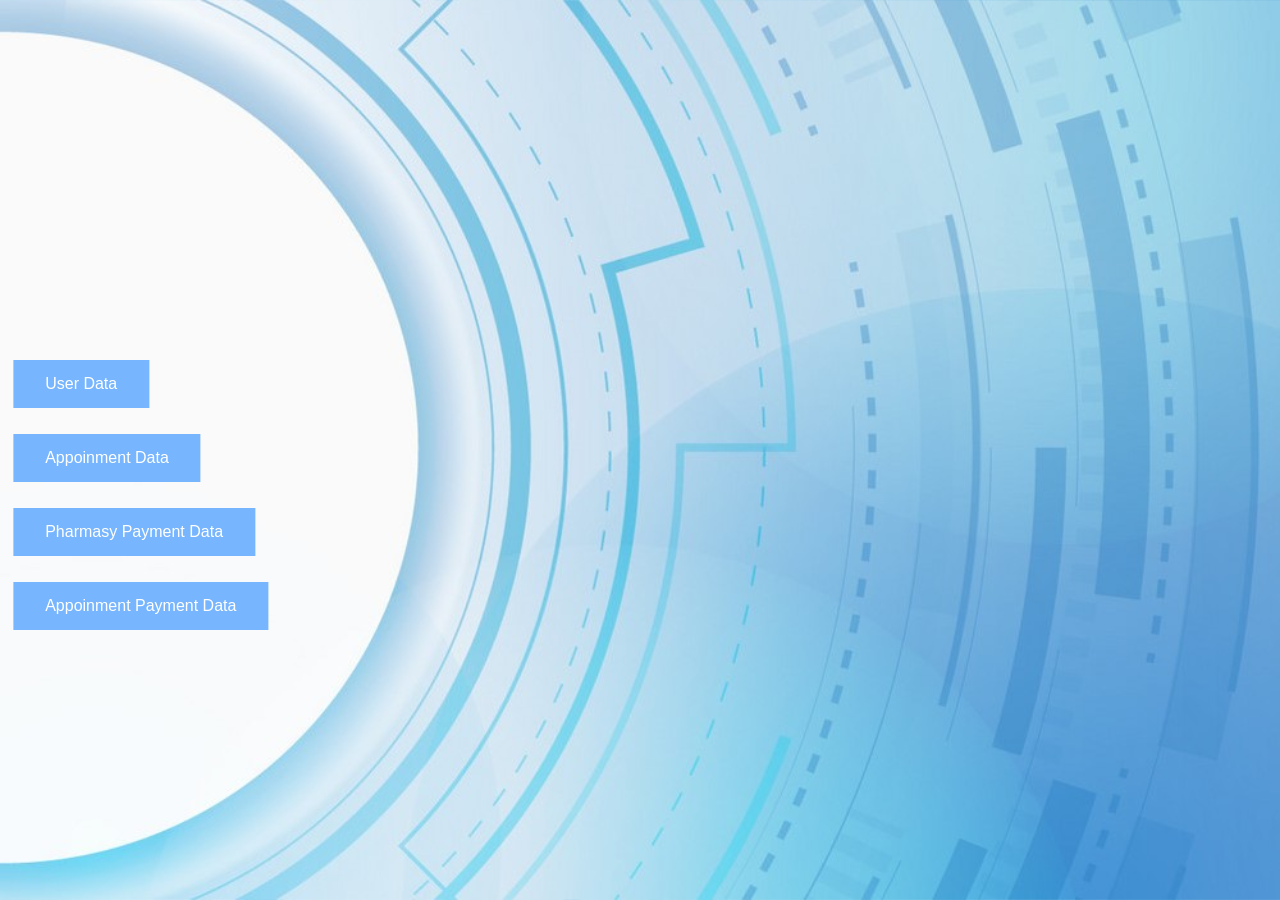
<file: admin.html>
<!DOCTYPE html>
<html>
<head>
<style>

.center {
  margin: 0;
  position: absolute;
  top: 55%;
  left: 11%;
  -ms-transform: translate(-50%, -50%);
  transform: translate(-50%, -50%);
}
.button {
  background-color: #77B5FE;
  border: none;
  color: white;
  padding: 15px 32px;
  text-align: center;
  text-decoration: none;
  display: inline-block;
  font-size: 16px;
  margin: 4px 2px;
  cursor: pointer;
}
body {
    font-family: 'Inter', sans-serif;
    color: var(--gray-900);
    background-color: var(--gray-50);
    
        background: #f9f9f9;
        font-family: "Roboto", sans-serif;
        margin: 0;
        height: 100%;
        background :  url("images/ad2.jpg");
        background-size:cover;
        height: 100%;
        
    
}
</style>
</head>
<body>





  <div class="center">
    <a href="data.php" class="button">User Data </a><br><br>
    <a href="appdata.php" class="button">Appoinment Data </a><br><br>
    <a href="orderdata.php" class="button">Pharmasy Payment Data</a><br><br>
    <a href="paydata.php" class="button">Appoinment Payment Data </a>


    
  </div>

</body>
</html>
</file>
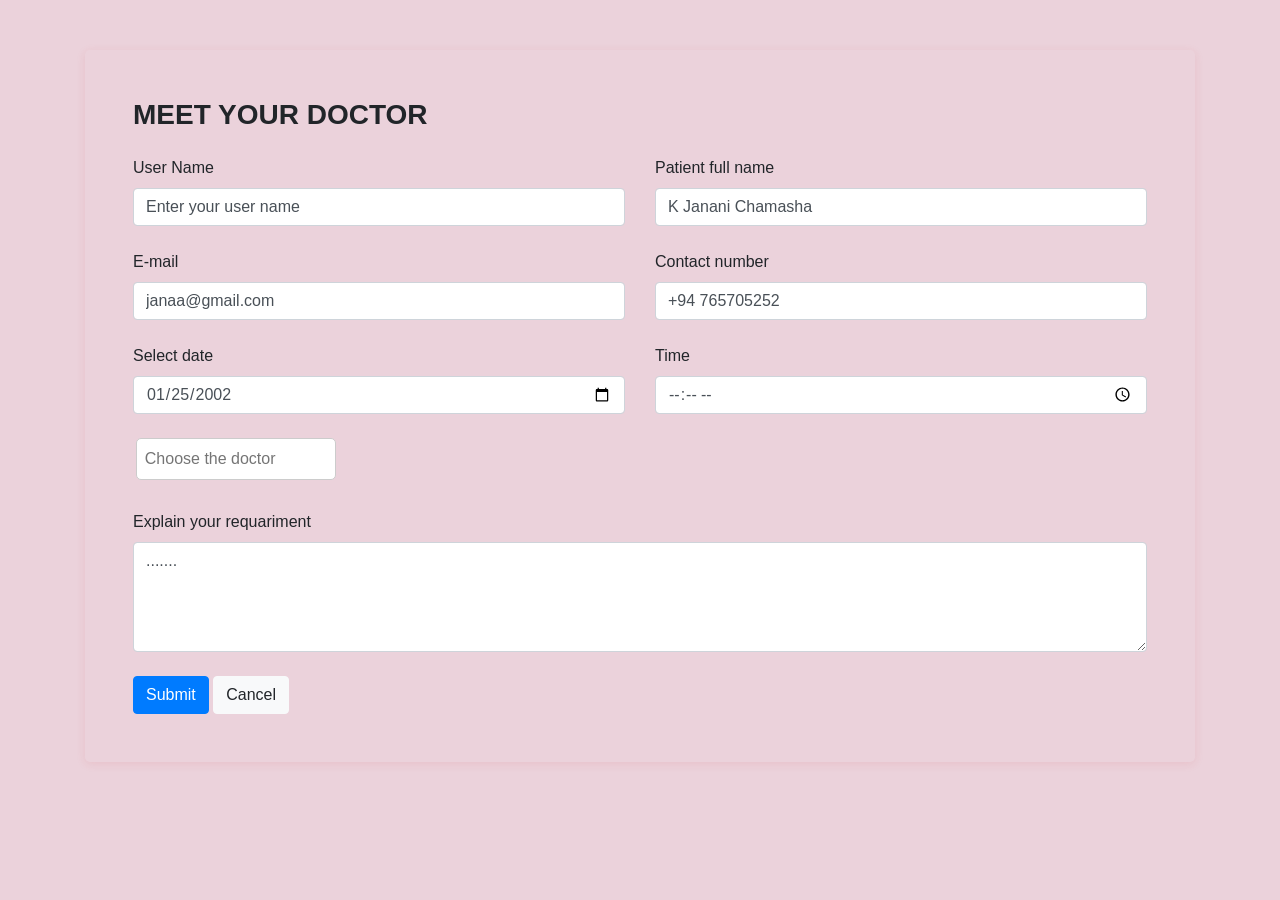
<file: profile.html>
<!DOCTYPE html>
<html lang="en">
<head>
	<meta charset="UTF-8">
	<title>Appointment</title>
	<meta content="width=device-width, initial-scale=1, maximum-scale=1, user-scalable=no" name="viewport">
	<link rel="stylesheet" type="text/css" href="https://stackpath.bootstrapcdn.com/bootstrap/4.3.1/css/bootstrap.min.css">
	<link rel="stylesheet" href="https://stackpath.bootstrapcdn.com/font-awesome/4.7.0/css/font-awesome.min.css">
	<link rel="stylesheet" type="text/css" href="css/pro.css">
</head>
  <body>




<div class="bgpic">

		<div class="container">
			
			<div class=" bt  shadow rounded-lg d-block d-sm-flex">
				<div class="tab-content p-4 p-md-5" id="v-pills-tabContent">
					<div class="tab-pane fade show active" id="account" role="tabpanel" aria-labelledby="account-tab">
						<h3 class="mb-4"><b>MEET YOUR DOCTOR</b></h3>
						<div class="row">
							<div class="col-md-6">
								<div class="form-group">
								  	<label>User Name</label>
								  	<input type="text" class="form-control" value="Enter your user name">
								</div>
							</div>
							<div class="col-md-6">
								<div class="form-group">
								  	<label>Patient full name</label>
								  	<input type="text" class="form-control" value="K Janani Chamasha">
								</div>
							</div>
							<div class="col-md-6">
								<div class="form-group">
								  	<label>E-mail</label>
								  	<input type="email" class="form-control" value="janaa@gmail.com">
								</div>
							</div>
							<div class="col-md-6">
								<div class="form-group">
								  	<label>Contact number</label>
								  	<input type="text" class="form-control" value="+94 765705252">
								</div>
							</div>
							<div class="col-md-6">
								<div class="form-group">
								  	<label>Select date</label>
								  	<input type="date" class="form-control" value="2002-01-25">
								</div>
							</div>

							<div class="col-md-6">
								<div class="form-group">
								  	<label>Time</label>
								  	<input type="time" class="form-control">
								</div>
							</div>
							
							<html>
  
    

						
                           
							<div class="search-dropdown">
								&nbsp;&nbsp;&nbsp;&nbsp;<input type="text" id="searchInput" class="search-input" placeholder="Choose the doctor">
								<div class="dropdown-content" id="dropdownContent">
									
									<a href="#">DR.RIFETH HUSSAIN RASHEED</a>
									<a href="#">DR.Janani Chamasha</a>
									<a href="#">DR.Nadeeja Gamlath</a>
									<a href="#">DR.Sudath Inamaluwa</a>
									<a href="#">DR.Siththari Dissanayake</a>
									<a href="#">DR.Rohan Kaluvithana</a>
									<a href="#">DR.Wajantha Herath</a>
									<a href="#">DR.Udayanga Silva</a>
									<a href="#">DR.Samanmali Senevirathne</a>
									<a href="#">DR.Kirthi Gunasekara</a>
									<a href="#">DR.Anjali Vijerathne</a>
									<a href="#">DR.Chanaka Gunasingha</a>
									<a href="#">DR.Anoma Withanage</a>
									<a href="#">DR.Upeksha Hathurusinghe</a>
									<a href="#">DR.Natasha bandara</a>
									<a href="#">DR.Udaya Warnakula</a>
									<a href="#">DR.Ohan Gomis</a>
									<a href="#">DR.Gamini Jayavira</a>
									<a href="#">DR.Nihal Aththanayaka</a>
									<a href="#">DR.Jagath Karunarathne</a>
									<a href="#">DR.Kalumini Weheragoda</a>
									<a href="#">DR.Sajini Rajapaksha</a>
									<a href="#">DR.Nishantha Jayawardhana</a>
								</div>
							</div>
							
							<script>
								const searchInput = document.getElementById('searchInput');
								const dropdownContent = document.getElementById('dropdownContent');
								const options = dropdownContent.getElementsByTagName('a');
							
								searchInput.addEventListener('input', function () {
									const searchTerm = searchInput.value.toLowerCase();
							
									for (let i = 0; i < options.length; i++) {
										const optionText = options[i].textContent.toLowerCase();
							
										if (optionText.includes(searchTerm)) {
											options[i].style.display = 'block';
										} else {
											options[i].style.display = 'none';
										}
									}
							
									dropdownContent.style.display = searchTerm.length > 0 ? 'block' : 'none';
								});
							
								document.addEventListener('click', function (event) {
									if (!event.target.matches('.search-input')) {
										dropdownContent.style.display = 'none';
									}
								});
							</script>

							
					  

						  <br><br><br>
							
							<div class="col-md-12">
								<div class="form-group">
								  	<label>Explain your requariment</label>
									<textarea class="form-control" rows="4">.......</textarea>
								</div>
							</div>
						</div>
						<div>
							<button class="btn btn-primary" id="Submit">Submit</button>
							<button class="btn btn-light">Cancel</button>
						</div>
					</div>

					</div>
				</div>
			</div>
		</div>

	</div>
	</section>
	<script>
		function myFunction() {
		  document.getElementById("myDropdown").classList.toggle("show");
		}
		
		function filterFunction() {
		  var input, filter, ul, li, a, i;
		  input = document.getElementById("myInput");
		  filter = input.value.toUpperCase();
		  div = document.getElementById("myDropdown");
		  a = div.getElementsByTagName("a");
		  for (i = 0; i < a.length; i++) {
			txtValue = a[i].textContent || a[i].innerText;
			if (txtValue.toUpperCase().indexOf(filter) > -1) {
			  a[i].style.display = "";
			} else {
			  a[i].style.display = "none";
			}
		  }
		}
		</script>



	<script src="https://code.jquery.com/jquery-3.2.1.slim.min.js"></script>
	<script src="https://cdnjs.cloudflare.com/ajax/libs/popper.js/1.12.9/umd/popper.min.js"></script>
	<script src="https://maxcdn.bootstrapcdn.com/bootstrap/4.0.0/js/bootstrap.min.js"></script>
	<script src="https://ajax.googleapis.com/ajax/libs/jquery/1.11.2/jquery.min.js"></script>

</body>
</html>
</file>
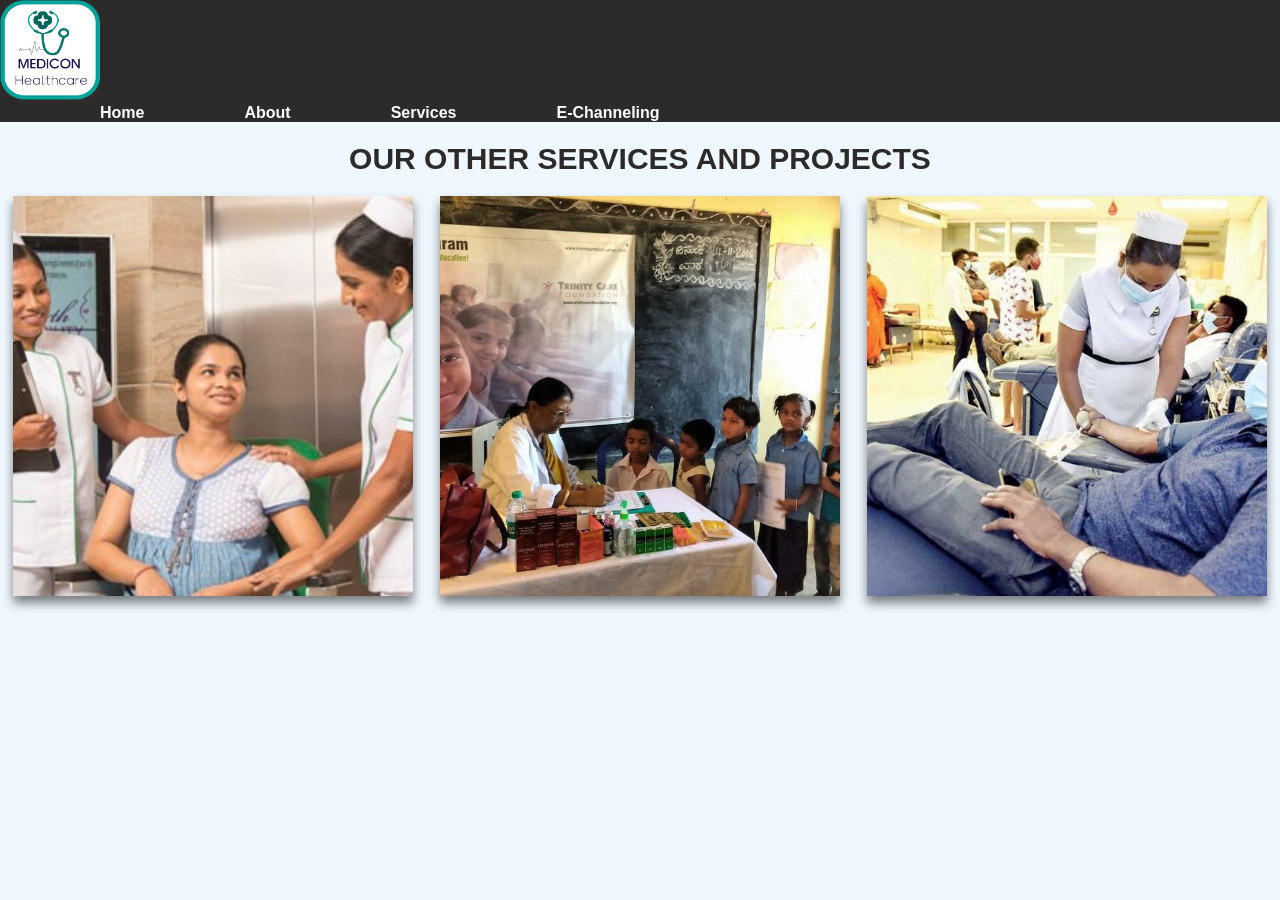
<file: services.html>
<!DOCTYPE html>
<html lang="en">
<head>
    <meta charset="UTF-8">
    <meta name="viewport" content="width=device-width, initial-scale=1.0">
    <title>Services</title>
    <link rel="stylesheet" href="css/sevice.css">
</head>
<body>

<div class="nav">

<img src="images/logof.jpg.png">
<ul>
    <li><a href="index.html">Home</a></li>
    <li><a href="about.html">About</a></li>
    <li><a href="services.html">Services</a></li>
    <li><a href="channalling.html">E-Channeling</a></li>
  </ul>

</div>


<div class="DocTi">
    <P id="#">OUR OTHER SERVICES AND PROJECTS</P>
   </div>
</div>
   <div class="Wrapper">
    <div class="card">
        <img src="images/artical2.jpg">
        <div class="info">
            <h1>BABY CARE CENTRE</h1>
            <p>When you are expecting, you want to give your child the world. For you and your expectant family, our Obstetrics & Gynecology clinic delivers the greatest tailored prenatal and birthing experience. We offer complete treatment with a team of obstetricians, medical officers, and compassionate nurses who provide the comfort and security needed for the parenting journey from conception through pregnancy, delivery, and post-natal time.• Free Parent Crafting Programs for expectant parents.
                </p>
            <a href="#" class="btn">Pre Order</a>
        </div>
    </div>
 
    <div class="card">
        <img src="images/artical3.jpg">
        <div class="info">
            <h1>Medical services</h1>
            <p>Create a school health policy and strategic plans for adolescent health.
                provide the Ministry of Health and Ministry of Education with technical advice on school and adolescent health.
                By creating guidelines, standards, protocols, and other tools, you can contribute technical skills to raising the caliber of activities relating to adolescent and school health.
                </p>
            <a href="#" class="btn">Book</a>
        </div>
    </div>
 
    <div class="card">
        <img src="images/artical4.jpg">
        <div class="info">
            <h1>Blood donate Services</h1>
            <p>Age above 18 years and below 60 years.
                If previously donated, at least 4 months should be elapsed since the date of previous donation.
                Hemoglobin level should be more than 12g/dL. (this blood test is done prior to each blood donation)
                Free from any serious disease condition or pregnancy.
                Should have a valid identity card or any other document to prove the identity.
                Free from "Risk Behaviours".
                </p>
            <a href="#" class="btn">Join</a>
        </div>
    </div>
 </div>
 <div
 
 
</body>
</html>
</file>
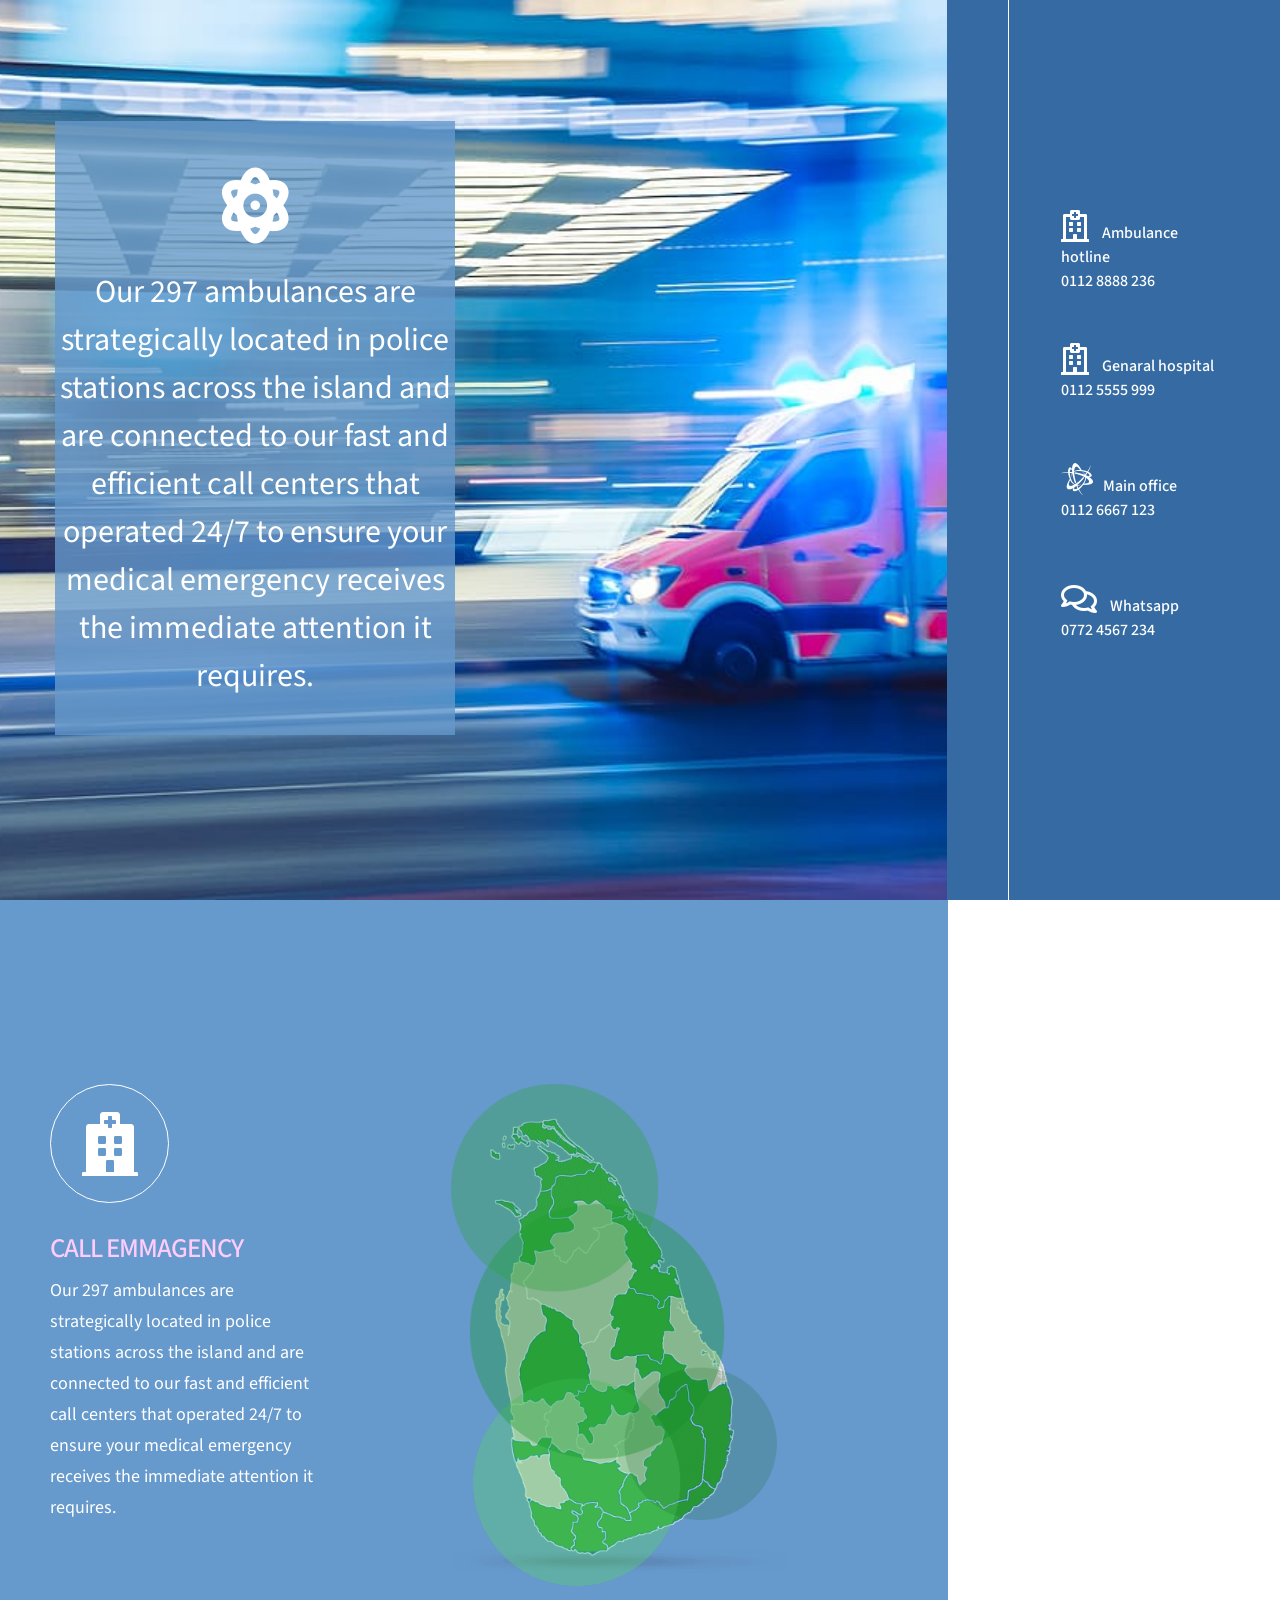
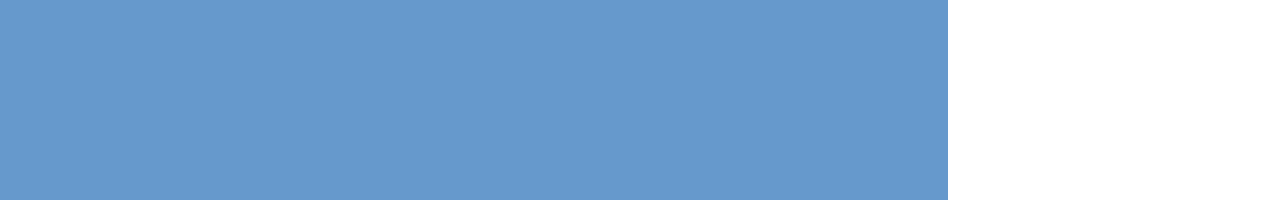
<file: ambu/ambu.html>
<!doctype html>
<html lang="en">
<head>
    <meta charset="utf-8" />
    <title>Ambulance numbers</title>
    <meta name="viewport" content="width=device-width, initial-scale=1">
    <link rel="preconnect" href="https://fonts.gstatic.com">
    <link href="https://fonts.googleapis.com/css2?family=Source+Sans+Pro:wght@300;400&display=swap" rel="stylesheet">
    <link rel="stylesheet" href="css/bootstrap.min.css" type="text/css" />
    <link rel="stylesheet" href="fontawesome/css/all.min.css" type="text/css" />    
    <link rel="stylesheet" href="css/amb.css" type="text/css" />

</head>

<body>
    <div id="outer">
        <header class="header order-last" id="tm-header">
            <nav class="navbar">
                <div class="collapse navbar-collapse single-page-nav">
                    <ul class="navbar-nav">
                        <li class="nav-item">
                            <a class="nav-link" ><span class="icn"><i class="far fa-2x fa-hospital"></i></span> Ambulance hotline<br>0112 8888 236</a>
                        </li>
                        <li class="nav-item">
                            <a class="nav-link" ><span class="icn"><i class="far fa-2x fa-hospital"></i></span> Genaral hospital<br>0112 5555 999</a>
                        </li>
                        <li class="nav-item">
                            <a class="nav-link" ><span class="icn"><i class="fab fa-2x fa-battle-net"></i></span>Main office<br>0112 6667 123</a>
                        </li>
                        <li class="nav-item">
                            <a class="nav-link" ><span class="icn"><i class="far fa-2x fa-comments"></i></span> Whatsapp<br>0772 4567 234</a>
                        </li>
                    </ul>
                </div>
            </nav>
        </header>
        

        
        <main id="content-box" class="order-first">
            <div class="banner-section section parallax-window" data-parallax="scroll" data-image-src="img/ab123.jpg" id="section-1">
                <div class="container">
                    <div class="item">
                        <div class="bg-blue-transparent logo-fa"><span><i class="fas fa-2x fa-atom"></i></span>Our 297 ambulances are strategically located in police stations across the island and are connected to our fast and efficient call centers that operated 24/7 to ensure your medical emergency receives the immediate attention it requires.</div>
                        
                    </div>
                </div>
            </div>
        
            <section class="work-section section" id="section-2">
                <div class="container">
                    <div class="row">
                        <div class="item col-md-4">
                            <div class="tm-work-item-inner">
                                <div class="icn"><i class="fas fa-2x fa-hospital"></i></div>
                                <h3>Call emmagency </h3>
                                <p>Our 297 ambulances are strategically located in police stations across the island and are connected to our fast and efficient call centers that operated 24/7 to ensure your medical emergency receives the immediate attention it requires.</p>
                            </div>                        
                        </div>
                        
                            <div class="tm-work-item-inner">                              
                                <img src="img/sl.png">
                            </div>
                    </div>
                </div>
            </section>

            

           
        </main>
    </div>
    <script src="js/jquery-3.3.1.min.js"></script>
    <script src="js/bootstrap.bundle.min.js"></script>
    <script src="js/jquery.singlePageNav.min.js"></script>
    <script src="js/slick.js"></script>
    <script src="js/parallax.min.js"></script>
    <script src="js/templatemo-script.js"></script>
</body>
</html>
</file>
<file: css/pro.css>
@import url("https://fonts.googleapis.com/css?family=Poppins:100,100i,200,200i,300,300i,400,400i,500,500i,600,600i,700,700i,800,800i,900,900i");

body {
	background: #ebd2db;
	font-family: "Roboto", sans-serif;
	margin: 0;
	
}

.bgpic{
	background :  url("https://img.freepik.com/free-vector/medical-healthcare-blue-color_1017-26807.jpg?size=626&ext=jpg&ga=GA1.2.1449535877.1690643353&semt=ais");
	background-size:cover;
	height: 100vh;
	margin: 0;
	padding: 0;
	
	
}

.container {
	padding-top: 50px;
}

.shadow {
	box-shadow: 0 2px 10px rgba(215, 45, 45, 0.1) !important;
}


.tab-content {
	flex: 1;
}

.form-group {
	margin-bottom: 1.5rem;
}


.dropbtn {
	background-color: #04AA6D;
	color: white;
	padding: 16px;
	font-size: 16px;
	border: none;
	cursor: pointer;
  }
  
  .dropbtn:hover, .dropbtn:focus {
	background-color: #3e8e41;
  }
  

  
  #myInput:focus {outline: 3px solid #ddd;}
  
  .dropdown {
	position: relative;
	display: inline-block;
  }
  
  .dropdown-content {
	display: none;
	position: absolute;
	background-color: #f6f6f6;
	min-width: 230px;
	overflow: auto;
	border: 1px solid #523fe6;
	z-index: 1;
  }
  
  .dropdown-content a {
	color: solid #dddddd;
	padding: 12px 16px;
	text-decoration: none;
	display: block;
  }
  
  .dropdown a:hover {background-color: #dddddd;}
  
  .show {display: block;}

  .search-dropdown {
	position: relative;
	display: inline-block;
}

.search-input {
	padding: 8px;
	border: 1px solid #ccc;
	border-radius: 5px;
	width: 200px;
}

.dropdown-content {
	display: none;
	position: absolute;
	background-color: #ffffff;
	border: 1px solid #cccccc;
	max-height: 150px;
	overflow-y: auto;
	width: 100%;
	
}

.dropdown-content a {
	display: block;
	padding: 8px;
	text-decoration: none;
	color: black;
}

.dropdown-content a:hover {
	background-color: #f0f0f0;
}
.search-input:focus {outline: 3px solid #a9caef;}
</file>
<file: css/sevice.css>
*{
    box-sizing: border-box;
    font-family: 'Lato',sans-serif;
    padding: 0;
    margin: 0;
}
body{
    background-color: aliceblue;
        box-sizing: border-box;
        font-family: 'Lato',sans-serif;
    }
    
    .DocTi{
      color: #2d2a2a;
      font-size: 30px;
      font-family: Arial, Helvetica, sans-serif;
      text-align: center;
      font-weight: 700;
      margin-top: 20px;
      margin-bottom: 20px;
    }
    .Titleofpage{
        text-align: center;
        font-weight: 900;
    }
    .TextDiscription{
        color: #5e5e5e;
        font-weight: 600;
        text-align: center;
        text-justify: distribute;
        font-family:Arial, Helvetica, sans-serif;
    }
    hr{
    color: #000;
    }
    .line{
        color: #555555;
         text-align: center;
        font-weight: 800;
    }
    
    .Wrapper{
    display: flex;
    width: 100%;
    justify-content: space-around;
    height: 400px;
    margin-bottom: 50px;
    
    }
    .card{
        width: 400px;
        height: 400px;
        padding: 3rem 1rem;
        background: #fff;
        position: relative;
        display: flex;
        align-items: flex-end;
        box-shadow: 0px 7px 10px rgba(0,0,0,0.5);
        transition: 0.5s ease-in-out;
    }
    .card:hover{
        transform: translateY(20px);
    
    }
    .card::before{
        content: "";
        position: absolute;
        top: 0;
        left: 0;
        display: block;
        width: 100%;
        height: 100%;
        background: linear-gradient(to bottom,rgba(22, 118, 244, 0.5),rgb(65, 211, 248));
        z-index: 2;
        transition: 0.5s all;
        opacity: 0;
    
    }
    .card:hover:before{
        opacity: 1;
    }
    .card img{
        width: 100%;
        height: 100%;
        object-fit: cover;
        position: absolute;
        top: 0;
        left: 0;
    
    }
    .card .info{
        position: relative;
        z-index: 3;
        opacity: 0;
        color: #fff;
        transform: translateY(30px);
        transition: 0.5s all;
    }
    .card:hover .info{
        opacity: 1;
        transform: translateY(0px);
    }
    .card .info h1{
        margin: 0;
    }
    .card .info p{
        letter-spacing: 1px;
        font-size: 15px;
        margin-top: 8px;
        margin-bottom: 20px;
    }
    .card .info .btn{
        text-decoration: none;
        padding: 0.5rem 1rem;
        background: #fff;
        color: #000;
        font-size: 14px;
        font-weight: bold;
        cursor: pointer;
        transition: 0.4s ease-in-out;
    }
    .card .info .btn:hover{
        box-shadow: 0px 7px 10px rgba(0,0,0,0.5);
    }
    .nav{
        background: #2d2a2a;
        
    }
    .nav img{
        width: 100px;
        height: 100px;


    }
    .nav ul {
        position:relative;
        display: flex;
      }
      
      .nav ul li {
        justify-content: space-between;
        list-style: none;
      }
      
      .nav ul li a {
        color: #ffffff;
        font-weight: 800;
        margin-left: 100px;
        text-decoration: none;
        width: 100px;
        padding: 10px 0;
        text-align: center;
        border-radius: 5px;
        font-weight: bold;
        border: none;
      
      }
</file>
<file: ambu/css/amb.css>
::after, ::before { line-height: normal; }

body {
  font-family: 'Source Sans Pro', sans-serif;
  font-size: 18px;
  color: #6c757d;
  line-height: 1.5;
  background-color: #fff;
  -webkit-font-smoothing: antialiased;
  -webkit-text-size-adjust: 100%;
}

img {
  border: 0;
  height: auto;
  max-width: 100%;
}

.header {
  position: fixed;
  right: 0;
  width: 26%;
  height: 100%;
  background-color: #356ba2;
  overflow-y: auto;
  z-index: 1;
  display: -webkit-box;
  display: -ms-flexbox;
  display: flex;
  -webkit-box-orient: vertical;
  -webkit-box-direction: normal;
}

@media (max-width: 468px) {
  .header {
    position: fixed;
    right: -100%;
    top: 0;
    bottom: 0;
    width: 300px;
    -webkit-transition: all 0.5s ease-in-out;
    transition: all 0.5s ease-in-out;
    display: -webkit-box;
    display: -ms-flexbox;
    display: flex;
  }
}

@media (max-width: 575px) {
  .header { width: 100%; }
}

.header.open { right: 0; }
.design { color: #fff; }

.design a {
  color: #fff;
  text-decoration: none;
}

.design a:hover { color: #99ccff; }

.navbar {
  padding: 0;
  margin-bottom: 0;
}

.navbar .navbar-collapse {
  display: flex;
  height: 100% !important;
  padding-left: 61px;
  padding-right: 61px;
}

@media (min-width: 1366px) {
  .navbar .navbar-collapse {
    padding-left: 31px;
    padding-right: 21px;
  }
}

.navbar .navbar-nav { position: relative; }

@media (max-height: 580px) {
  .navbar .navbar-nav { padding-top: 30px; }
}

.navbar .navbar-collapse::before {
  content: '';
  position: absolute;
  width: 1px;
  background-color: #fff;
  height: 100%;
  top: 0;
}

.navbar .navbar-nav > .nav-item {
  font-weight: 500;
  font-size: 18px;
  background-position: left center;
  background-repeat: no-repeat;
  min-height: 82px;
  display: -webkit-box;
  display: -ms-flexbox;
  display: flex;
  -webkit-box-align: center;
      -ms-flex-align: center;
          align-items: center;
  padding-left: 66px;
  margin-bottom: 38px;
}

@media (max-width: 1366px) {
  .navbar .navbar-nav > .nav-item {
    font-size: 16px;
    padding-left: 53px;
  }
}

.navbar .navbar-nav > .nav-item .icn {
  padding-right: 20px;
  display: inline-block;
}

@media (max-width: 1366px) {
  .navbar .navbar-nav > .nav-item .icn { padding-right: 10px; }
}

.navbar .navbar-nav > .nav-item > a.nav-link {
  color: #fff;
  -webkit-transition: all 0s ease-in-out;
  transition: all 0s ease-in-out;
  padding: 0;
}

#content-box {
  overflow: hidden;
  width: calc(74% + 1px);
}

@media (max-width: 991px) {
  #content-box { width: 100%; }
}

.section {
  height: 100vh;
  min-height: 700px;
  display: flex;
  align-items: center;
}

.banner-section {
  position: relative;
  text-align: center;
  background-color: #99ccff;
  padding-top: 121px;
  align-items: flex-start;
}

.bg-blue-transparent { background-color: rgb(102 153 204 / 0.8); }

.banner-section .logo-fa {  
  color: #fff;
  max-width: 400px;
  margin-left: 5px;
  padding-top: 43px;
  padding-bottom: 35px;
  font-size: 32px;
  margin-bottom: 60px;
}

@media (max-width: 991px) {
  .banner-section .logo-fa { margin: 0 auto 30px; }
}

@media (max-width: 767px) {
  .banner-section .logo-fa {
    font-size: 28px;
    padding-top: 20px;
    padding-bottom: 15px;
  }
}

.banner-section .logo-fa span {
  font-size: 38px;
  display: block;
  text-transform: uppercase;
  margin-bottom: 17px;
}

@media (max-width: 767px) {
  .banner-section .logo-fa span {
    font-size: 32px;
    margin-bottom: 10px;
  }
}

.banner-section .simple {
  color: #fff;
  display: inline-block;
  margin: auto;
  margin-left: 97px;
  padding: 33px 68px 34px 68px;
}

@media (max-width: 991px) {
  .banner-section .simple { margin-left: 0; }
}

@media (max-width: 767px) {
  .banner-section .simple { padding: 16px 34px 17px 34px; }
}

.banner-section .simple p {
  margin-bottom: 0;
  font-size: 22px;
}

@media (max-width: 991px) {
  .banner-section .simple p { font-size: 20px; }
}

@media (max-width: 575px) {
  .banner-section .simple p { font-size: 18px; }
}

.work-section {
  padding-top: 90px!important;
  padding-bottom: 90px!important;
  min-height: 850px;
  background-color: #6699cc;
}

.work-section .container { max-width: 1242px; }

.tm-work-item-inner {
  max-width: 360px;
  margin-left: auto;
  margin-right: auto;
  margin-bottom: 30px;
}

@media (max-width: 767px) {
  .work-section .item {
    text-align: center;
    margin-bottom: 30px;
  }
}

.work-section .item.one { margin-top: 80px; }

@media (max-width: 767px) {
  .work-section .item.one { margin-top: 0;}
}

.work-section .item.two { margin-top: 161px; }

@media (max-width: 767px) {
  .work-section .item.two { margin-top: 0; }
}

.work-section .item .icn {
  width: 119px;
  height: 119px;
  display: block;
  border: 1px solid #fff;
  border-radius: 100%;
  color: #fff;
  font-size: 32px;
  display: -webkit-box;
  display: -ms-flexbox;
  display: flex;
  -webkit-box-pack: center;
      -ms-flex-pack: center;
          justify-content: center;
  -webkit-box-align: center;
      -ms-flex-align: center;
          align-items: center;
  text-transform: uppercase;
  margin-bottom: 30px;
}

@media (max-width: 767px) {
  .work-section .item .icn { margin: 0 auto 20px; }
}

.work-section .item h3 {
  color: #ffccff;
  text-transform: uppercase;
  font-size: 27px;
  letter-spacing: -1px;
  margin-bottom: 9px;
}

.work-section .item p {
  color: #fff;
  line-height: 31px;
  margin-bottom: 0;
}


.container {
  padding-left: 50px;
  padding-right: 50px;
}

.parallax-window { background: transparent; }

@media (max-width: 991px) {
  .section {
    height: auto;
    min-height: 100vh;
    display: flex;
    align-items: center;
    padding-top: 60px;
    padding-bottom: 60px;
  }

  .banner-section { padding-top: 0; }
  .contact-section { padding-bottom: 0; }
}
</file>
<file: ambu/fontawesome/css/all.min.css>
.fa,.fab,.fad,.fal,.far,.fas{-moz-osx-font-smoothing:grayscale;-webkit-font-smoothing:antialiased;display:inline-block;font-style:normal;font-variant:normal;text-rendering:auto;line-height:1}.fa-lg{font-size:1.33333em;line-height:.75em;vertical-align:-.0667em}.fa-xs{font-size:.75em}.fa-sm{font-size:.875em}.fa-1x{font-size:1em}.fa-2x{font-size:2em}.fa-3x{font-size:3em}.fa-4x{font-size:4em}.fa-5x{font-size:5em}.fa-6x{font-size:6em}.fa-7x{font-size:7em}.fa-8x{font-size:8em}.fa-9x{font-size:9em}.fa-10x{font-size:10em}.fa-fw{text-align:center;width:1.25em}.fa-ul{list-style-type:none;margin-left:2.5em;padding-left:0}.fa-ul>li{position:relative}.fa-li{left:-2em;position:absolute;text-align:center;width:2em;line-height:inherit}.fa-border{border:.08em solid #eee;border-radius:.1em;padding:.2em .25em .15em}.fa-pull-left{float:left}.fa-pull-right{float:right}.fa.fa-pull-left,.fab.fa-pull-left,.fal.fa-pull-left,.far.fa-pull-left,.fas.fa-pull-left{margin-right:.3em}.fa.fa-pull-right,.fab.fa-pull-right,.fal.fa-pull-right,.far.fa-pull-right,.fas.fa-pull-right{margin-left:.3em}.fa-spin{-webkit-animation:fa-spin 2s linear infinite;animation:fa-spin 2s linear infinite}.fa-pulse{-webkit-animation:fa-spin 1s steps(8) infinite;animation:fa-spin 1s steps(8) infinite}@-webkit-keyframes fa-spin{0%{-webkit-transform:rotate(0deg);transform:rotate(0deg)}to{-webkit-transform:rotate(1turn);transform:rotate(1turn)}}@keyframes fa-spin{0%{-webkit-transform:rotate(0deg);transform:rotate(0deg)}to{-webkit-transform:rotate(1turn);transform:rotate(1turn)}}.fa-rotate-90{-ms-filter:"progid:DXImageTransform.Microsoft.BasicImage(rotation=1)";-webkit-transform:rotate(90deg);transform:rotate(90deg)}.fa-rotate-180{-ms-filter:"progid:DXImageTransform.Microsoft.BasicImage(rotation=2)";-webkit-transform:rotate(180deg);transform:rotate(180deg)}.fa-rotate-270{-ms-filter:"progid:DXImageTransform.Microsoft.BasicImage(rotation=3)";-webkit-transform:rotate(270deg);transform:rotate(270deg)}.fa-flip-horizontal{-ms-filter:"progid:DXImageTransform.Microsoft.BasicImage(rotation=0, mirror=1)";-webkit-transform:scaleX(-1);transform:scaleX(-1)}.fa-flip-vertical{-webkit-transform:scaleY(-1);transform:scaleY(-1)}.fa-flip-both,.fa-flip-horizontal.fa-flip-vertical,.fa-flip-vertical{-ms-filter:"progid:DXImageTransform.Microsoft.BasicImage(rotation=2, mirror=1)"}.fa-flip-both,.fa-flip-horizontal.fa-flip-vertical{-webkit-transform:scale(-1);transform:scale(-1)}:root .fa-flip-both,:root .fa-flip-horizontal,:root .fa-flip-vertical,:root .fa-rotate-90,:root .fa-rotate-180,:root .fa-rotate-270{-webkit-filter:none;filter:none}.fa-stack{display:inline-block;height:2em;line-height:2em;position:relative;vertical-align:middle;width:2.5em}.fa-stack-1x,.fa-stack-2x{left:0;position:absolute;text-align:center;width:100%}.fa-stack-1x{line-height:inherit}.fa-stack-2x{font-size:2em}.fa-inverse{color:#fff}.fa-500px:before{content:"\f26e"}.fa-accessible-icon:before{content:"\f368"}.fa-accusoft:before{content:"\f369"}.fa-acquisitions-incorporated:before{content:"\f6af"}.fa-ad:before{content:"\f641"}.fa-address-book:before{content:"\f2b9"}.fa-address-card:before{content:"\f2bb"}.fa-adjust:before{content:"\f042"}.fa-adn:before{content:"\f170"}.fa-adversal:before{content:"\f36a"}.fa-affiliatetheme:before{content:"\f36b"}.fa-air-freshener:before{content:"\f5d0"}.fa-airbnb:before{content:"\f834"}.fa-algolia:before{content:"\f36c"}.fa-align-center:before{content:"\f037"}.fa-align-justify:before{content:"\f039"}.fa-align-left:before{content:"\f036"}.fa-align-right:before{content:"\f038"}.fa-alipay:before{content:"\f642"}.fa-allergies:before{content:"\f461"}.fa-amazon:before{content:"\f270"}.fa-amazon-pay:before{content:"\f42c"}.fa-ambulance:before{content:"\f0f9"}.fa-american-sign-language-interpreting:before{content:"\f2a3"}.fa-amilia:before{content:"\f36d"}.fa-anchor:before{content:"\f13d"}.fa-android:before{content:"\f17b"}.fa-angellist:before{content:"\f209"}.fa-angle-double-down:before{content:"\f103"}.fa-angle-double-left:before{content:"\f100"}.fa-angle-double-right:before{content:"\f101"}.fa-angle-double-up:before{content:"\f102"}.fa-angle-down:before{content:"\f107"}.fa-angle-left:before{content:"\f104"}.fa-angle-right:before{content:"\f105"}.fa-angle-up:before{content:"\f106"}.fa-angry:before{content:"\f556"}.fa-angrycreative:before{content:"\f36e"}.fa-angular:before{content:"\f420"}.fa-ankh:before{content:"\f644"}.fa-app-store:before{content:"\f36f"}.fa-app-store-ios:before{content:"\f370"}.fa-apper:before{content:"\f371"}.fa-apple:before{content:"\f179"}.fa-apple-alt:before{content:"\f5d1"}.fa-apple-pay:before{content:"\f415"}.fa-archive:before{content:"\f187"}.fa-archway:before{content:"\f557"}.fa-arrow-alt-circle-down:before{content:"\f358"}.fa-arrow-alt-circle-left:before{content:"\f359"}.fa-arrow-alt-circle-right:before{content:"\f35a"}.fa-arrow-alt-circle-up:before{content:"\f35b"}.fa-arrow-circle-down:before{content:"\f0ab"}.fa-arrow-circle-left:before{content:"\f0a8"}.fa-arrow-circle-right:before{content:"\f0a9"}.fa-arrow-circle-up:before{content:"\f0aa"}.fa-arrow-down:before{content:"\f063"}.fa-arrow-left:before{content:"\f060"}.fa-arrow-right:before{content:"\f061"}.fa-arrow-up:before{content:"\f062"}.fa-arrows-alt:before{content:"\f0b2"}.fa-arrows-alt-h:before{content:"\f337"}.fa-arrows-alt-v:before{content:"\f338"}.fa-artstation:before{content:"\f77a"}.fa-assistive-listening-systems:before{content:"\f2a2"}.fa-asterisk:before{content:"\f069"}.fa-asymmetrik:before{content:"\f372"}.fa-at:before{content:"\f1fa"}.fa-atlas:before{content:"\f558"}.fa-atlassian:before{content:"\f77b"}.fa-atom:before{content:"\f5d2"}.fa-audible:before{content:"\f373"}.fa-audio-description:before{content:"\f29e"}.fa-autoprefixer:before{content:"\f41c"}.fa-avianex:before{content:"\f374"}.fa-aviato:before{content:"\f421"}.fa-award:before{content:"\f559"}.fa-aws:before{content:"\f375"}.fa-baby:before{content:"\f77c"}.fa-baby-carriage:before{content:"\f77d"}.fa-backspace:before{content:"\f55a"}.fa-backward:before{content:"\f04a"}.fa-bacon:before{content:"\f7e5"}.fa-bacteria:before{content:"\e059"}.fa-bacterium:before{content:"\e05a"}.fa-bahai:before{content:"\f666"}.fa-balance-scale:before{content:"\f24e"}.fa-balance-scale-left:before{content:"\f515"}.fa-balance-scale-right:before{content:"\f516"}.fa-ban:before{content:"\f05e"}.fa-band-aid:before{content:"\f462"}.fa-bandcamp:before{content:"\f2d5"}.fa-barcode:before{content:"\f02a"}.fa-bars:before{content:"\f0c9"}.fa-baseball-ball:before{content:"\f433"}.fa-basketball-ball:before{content:"\f434"}.fa-bath:before{content:"\f2cd"}.fa-battery-empty:before{content:"\f244"}.fa-battery-full:before{content:"\f240"}.fa-battery-half:before{content:"\f242"}.fa-battery-quarter:before{content:"\f243"}.fa-battery-three-quarters:before{content:"\f241"}.fa-battle-net:before{content:"\f835"}.fa-bed:before{content:"\f236"}.fa-beer:before{content:"\f0fc"}.fa-behance:before{content:"\f1b4"}.fa-behance-square:before{content:"\f1b5"}.fa-bell:before{content:"\f0f3"}.fa-bell-slash:before{content:"\f1f6"}.fa-bezier-curve:before{content:"\f55b"}.fa-bible:before{content:"\f647"}.fa-bicycle:before{content:"\f206"}.fa-biking:before{content:"\f84a"}.fa-bimobject:before{content:"\f378"}.fa-binoculars:before{content:"\f1e5"}.fa-biohazard:before{content:"\f780"}.fa-birthday-cake:before{content:"\f1fd"}.fa-bitbucket:before{content:"\f171"}.fa-bitcoin:before{content:"\f379"}.fa-bity:before{content:"\f37a"}.fa-black-tie:before{content:"\f27e"}.fa-blackberry:before{content:"\f37b"}.fa-blender:before{content:"\f517"}.fa-blender-phone:before{content:"\f6b6"}.fa-blind:before{content:"\f29d"}.fa-blog:before{content:"\f781"}.fa-blogger:before{content:"\f37c"}.fa-blogger-b:before{content:"\f37d"}.fa-bluetooth:before{content:"\f293"}.fa-bluetooth-b:before{content:"\f294"}.fa-bold:before{content:"\f032"}.fa-bolt:before{content:"\f0e7"}.fa-bomb:before{content:"\f1e2"}.fa-bone:before{content:"\f5d7"}.fa-bong:before{content:"\f55c"}.fa-book:before{content:"\f02d"}.fa-book-dead:before{content:"\f6b7"}.fa-book-medical:before{content:"\f7e6"}.fa-book-open:before{content:"\f518"}.fa-book-reader:before{content:"\f5da"}.fa-bookmark:before{content:"\f02e"}.fa-bootstrap:before{content:"\f836"}.fa-border-all:before{content:"\f84c"}.fa-border-none:before{content:"\f850"}.fa-border-style:before{content:"\f853"}.fa-bowling-ball:before{content:"\f436"}.fa-box:before{content:"\f466"}.fa-box-open:before{content:"\f49e"}.fa-box-tissue:before{content:"\e05b"}.fa-boxes:before{content:"\f468"}.fa-braille:before{content:"\f2a1"}.fa-brain:before{content:"\f5dc"}.fa-bread-slice:before{content:"\f7ec"}.fa-briefcase:before{content:"\f0b1"}.fa-briefcase-medical:before{content:"\f469"}.fa-broadcast-tower:before{content:"\f519"}.fa-broom:before{content:"\f51a"}.fa-brush:before{content:"\f55d"}.fa-btc:before{content:"\f15a"}.fa-buffer:before{content:"\f837"}.fa-bug:before{content:"\f188"}.fa-building:before{content:"\f1ad"}.fa-bullhorn:before{content:"\f0a1"}.fa-bullseye:before{content:"\f140"}.fa-burn:before{content:"\f46a"}.fa-buromobelexperte:before{content:"\f37f"}.fa-bus:before{content:"\f207"}.fa-bus-alt:before{content:"\f55e"}.fa-business-time:before{content:"\f64a"}.fa-buy-n-large:before{content:"\f8a6"}.fa-buysellads:before{content:"\f20d"}.fa-calculator:before{content:"\f1ec"}.fa-calendar:before{content:"\f133"}.fa-calendar-alt:before{content:"\f073"}.fa-calendar-check:before{content:"\f274"}.fa-calendar-day:before{content:"\f783"}.fa-calendar-minus:before{content:"\f272"}.fa-calendar-plus:before{content:"\f271"}.fa-calendar-times:before{content:"\f273"}.fa-calendar-week:before{content:"\f784"}.fa-camera:before{content:"\f030"}.fa-camera-retro:before{content:"\f083"}.fa-campground:before{content:"\f6bb"}.fa-canadian-maple-leaf:before{content:"\f785"}.fa-candy-cane:before{content:"\f786"}.fa-cannabis:before{content:"\f55f"}.fa-capsules:before{content:"\f46b"}.fa-car:before{content:"\f1b9"}.fa-car-alt:before{content:"\f5de"}.fa-car-battery:before{content:"\f5df"}.fa-car-crash:before{content:"\f5e1"}.fa-car-side:before{content:"\f5e4"}.fa-caravan:before{content:"\f8ff"}.fa-caret-down:before{content:"\f0d7"}.fa-caret-left:before{content:"\f0d9"}.fa-caret-right:before{content:"\f0da"}.fa-caret-square-down:before{content:"\f150"}.fa-caret-square-left:before{content:"\f191"}.fa-caret-square-right:before{content:"\f152"}.fa-caret-square-up:before{content:"\f151"}.fa-caret-up:before{content:"\f0d8"}.fa-carrot:before{content:"\f787"}.fa-cart-arrow-down:before{content:"\f218"}.fa-cart-plus:before{content:"\f217"}.fa-cash-register:before{content:"\f788"}.fa-cat:before{content:"\f6be"}.fa-cc-amazon-pay:before{content:"\f42d"}.fa-cc-amex:before{content:"\f1f3"}.fa-cc-apple-pay:before{content:"\f416"}.fa-cc-diners-club:before{content:"\f24c"}.fa-cc-discover:before{content:"\f1f2"}.fa-cc-jcb:before{content:"\f24b"}.fa-cc-mastercard:before{content:"\f1f1"}.fa-cc-paypal:before{content:"\f1f4"}.fa-cc-stripe:before{content:"\f1f5"}.fa-cc-visa:before{content:"\f1f0"}.fa-centercode:before{content:"\f380"}.fa-centos:before{content:"\f789"}.fa-certificate:before{content:"\f0a3"}.fa-chair:before{content:"\f6c0"}.fa-chalkboard:before{content:"\f51b"}.fa-chalkboard-teacher:before{content:"\f51c"}.fa-charging-station:before{content:"\f5e7"}.fa-chart-area:before{content:"\f1fe"}.fa-chart-bar:before{content:"\f080"}.fa-chart-line:before{content:"\f201"}.fa-chart-pie:before{content:"\f200"}.fa-check:before{content:"\f00c"}.fa-check-circle:before{content:"\f058"}.fa-check-double:before{content:"\f560"}.fa-check-square:before{content:"\f14a"}.fa-cheese:before{content:"\f7ef"}.fa-chess:before{content:"\f439"}.fa-chess-bishop:before{content:"\f43a"}.fa-chess-board:before{content:"\f43c"}.fa-chess-king:before{content:"\f43f"}.fa-chess-knight:before{content:"\f441"}.fa-chess-pawn:before{content:"\f443"}.fa-chess-queen:before{content:"\f445"}.fa-chess-rook:before{content:"\f447"}.fa-chevron-circle-down:before{content:"\f13a"}.fa-chevron-circle-left:before{content:"\f137"}.fa-chevron-circle-right:before{content:"\f138"}.fa-chevron-circle-up:before{content:"\f139"}.fa-chevron-down:before{content:"\f078"}.fa-chevron-left:before{content:"\f053"}.fa-chevron-right:before{content:"\f054"}.fa-chevron-up:before{content:"\f077"}.fa-child:before{content:"\f1ae"}.fa-chrome:before{content:"\f268"}.fa-chromecast:before{content:"\f838"}.fa-church:before{content:"\f51d"}.fa-circle:before{content:"\f111"}.fa-circle-notch:before{content:"\f1ce"}.fa-city:before{content:"\f64f"}.fa-clinic-medical:before{content:"\f7f2"}.fa-clipboard:before{content:"\f328"}.fa-clipboard-check:before{content:"\f46c"}.fa-clipboard-list:before{content:"\f46d"}.fa-clock:before{content:"\f017"}.fa-clone:before{content:"\f24d"}.fa-closed-captioning:before{content:"\f20a"}.fa-cloud:before{content:"\f0c2"}.fa-cloud-download-alt:before{content:"\f381"}.fa-cloud-meatball:before{content:"\f73b"}.fa-cloud-moon:before{content:"\f6c3"}.fa-cloud-moon-rain:before{content:"\f73c"}.fa-cloud-rain:before{content:"\f73d"}.fa-cloud-showers-heavy:before{content:"\f740"}.fa-cloud-sun:before{content:"\f6c4"}.fa-cloud-sun-rain:before{content:"\f743"}.fa-cloud-upload-alt:before{content:"\f382"}.fa-cloudflare:before{content:"\e07d"}.fa-cloudscale:before{content:"\f383"}.fa-cloudsmith:before{content:"\f384"}.fa-cloudversify:before{content:"\f385"}.fa-cocktail:before{content:"\f561"}.fa-code:before{content:"\f121"}.fa-code-branch:before{content:"\f126"}.fa-codepen:before{content:"\f1cb"}.fa-codiepie:before{content:"\f284"}.fa-coffee:before{content:"\f0f4"}.fa-cog:before{content:"\f013"}.fa-cogs:before{content:"\f085"}.fa-coins:before{content:"\f51e"}.fa-columns:before{content:"\f0db"}.fa-comment:before{content:"\f075"}.fa-comment-alt:before{content:"\f27a"}.fa-comment-dollar:before{content:"\f651"}.fa-comment-dots:before{content:"\f4ad"}.fa-comment-medical:before{content:"\f7f5"}.fa-comment-slash:before{content:"\f4b3"}.fa-comments:before{content:"\f086"}.fa-comments-dollar:before{content:"\f653"}.fa-compact-disc:before{content:"\f51f"}.fa-compass:before{content:"\f14e"}.fa-compress:before{content:"\f066"}.fa-compress-alt:before{content:"\f422"}.fa-compress-arrows-alt:before{content:"\f78c"}.fa-concierge-bell:before{content:"\f562"}.fa-confluence:before{content:"\f78d"}.fa-connectdevelop:before{content:"\f20e"}.fa-contao:before{content:"\f26d"}.fa-cookie:before{content:"\f563"}.fa-cookie-bite:before{content:"\f564"}.fa-copy:before{content:"\f0c5"}.fa-copyright:before{content:"\f1f9"}.fa-cotton-bureau:before{content:"\f89e"}.fa-couch:before{content:"\f4b8"}.fa-cpanel:before{content:"\f388"}.fa-creative-commons:before{content:"\f25e"}.fa-creative-commons-by:before{content:"\f4e7"}.fa-creative-commons-nc:before{content:"\f4e8"}.fa-creative-commons-nc-eu:before{content:"\f4e9"}.fa-creative-commons-nc-jp:before{content:"\f4ea"}.fa-creative-commons-nd:before{content:"\f4eb"}.fa-creative-commons-pd:before{content:"\f4ec"}.fa-creative-commons-pd-alt:before{content:"\f4ed"}.fa-creative-commons-remix:before{content:"\f4ee"}.fa-creative-commons-sa:before{content:"\f4ef"}.fa-creative-commons-sampling:before{content:"\f4f0"}.fa-creative-commons-sampling-plus:before{content:"\f4f1"}.fa-creative-commons-share:before{content:"\f4f2"}.fa-creative-commons-zero:before{content:"\f4f3"}.fa-credit-card:before{content:"\f09d"}.fa-critical-role:before{content:"\f6c9"}.fa-crop:before{content:"\f125"}.fa-crop-alt:before{content:"\f565"}.fa-cross:before{content:"\f654"}.fa-crosshairs:before{content:"\f05b"}.fa-crow:before{content:"\f520"}.fa-crown:before{content:"\f521"}.fa-crutch:before{content:"\f7f7"}.fa-css3:before{content:"\f13c"}.fa-css3-alt:before{content:"\f38b"}.fa-cube:before{content:"\f1b2"}.fa-cubes:before{content:"\f1b3"}.fa-cut:before{content:"\f0c4"}.fa-cuttlefish:before{content:"\f38c"}.fa-d-and-d:before{content:"\f38d"}.fa-d-and-d-beyond:before{content:"\f6ca"}.fa-dailymotion:before{content:"\e052"}.fa-dashcube:before{content:"\f210"}.fa-database:before{content:"\f1c0"}.fa-deaf:before{content:"\f2a4"}.fa-deezer:before{content:"\e077"}.fa-delicious:before{content:"\f1a5"}.fa-democrat:before{content:"\f747"}.fa-deploydog:before{content:"\f38e"}.fa-deskpro:before{content:"\f38f"}.fa-desktop:before{content:"\f108"}.fa-dev:before{content:"\f6cc"}.fa-deviantart:before{content:"\f1bd"}.fa-dharmachakra:before{content:"\f655"}.fa-dhl:before{content:"\f790"}.fa-diagnoses:before{content:"\f470"}.fa-diaspora:before{content:"\f791"}.fa-dice:before{content:"\f522"}.fa-dice-d20:before{content:"\f6cf"}.fa-dice-d6:before{content:"\f6d1"}.fa-dice-five:before{content:"\f523"}.fa-dice-four:before{content:"\f524"}.fa-dice-one:before{content:"\f525"}.fa-dice-six:before{content:"\f526"}.fa-dice-three:before{content:"\f527"}.fa-dice-two:before{content:"\f528"}.fa-digg:before{content:"\f1a6"}.fa-digital-ocean:before{content:"\f391"}.fa-digital-tachograph:before{content:"\f566"}.fa-directions:before{content:"\f5eb"}.fa-discord:before{content:"\f392"}.fa-discourse:before{content:"\f393"}.fa-disease:before{content:"\f7fa"}.fa-divide:before{content:"\f529"}.fa-dizzy:before{content:"\f567"}.fa-dna:before{content:"\f471"}.fa-dochub:before{content:"\f394"}.fa-docker:before{content:"\f395"}.fa-dog:before{content:"\f6d3"}.fa-dollar-sign:before{content:"\f155"}.fa-dolly:before{content:"\f472"}.fa-dolly-flatbed:before{content:"\f474"}.fa-donate:before{content:"\f4b9"}.fa-door-closed:before{content:"\f52a"}.fa-door-open:before{content:"\f52b"}.fa-dot-circle:before{content:"\f192"}.fa-dove:before{content:"\f4ba"}.fa-download:before{content:"\f019"}.fa-draft2digital:before{content:"\f396"}.fa-drafting-compass:before{content:"\f568"}.fa-dragon:before{content:"\f6d5"}.fa-draw-polygon:before{content:"\f5ee"}.fa-dribbble:before{content:"\f17d"}.fa-dribbble-square:before{content:"\f397"}.fa-dropbox:before{content:"\f16b"}.fa-drum:before{content:"\f569"}.fa-drum-steelpan:before{content:"\f56a"}.fa-drumstick-bite:before{content:"\f6d7"}.fa-drupal:before{content:"\f1a9"}.fa-dumbbell:before{content:"\f44b"}.fa-dumpster:before{content:"\f793"}.fa-dumpster-fire:before{content:"\f794"}.fa-dungeon:before{content:"\f6d9"}.fa-dyalog:before{content:"\f399"}.fa-earlybirds:before{content:"\f39a"}.fa-ebay:before{content:"\f4f4"}.fa-edge:before{content:"\f282"}.fa-edge-legacy:before{content:"\e078"}.fa-edit:before{content:"\f044"}.fa-egg:before{content:"\f7fb"}.fa-eject:before{content:"\f052"}.fa-elementor:before{content:"\f430"}.fa-ellipsis-h:before{content:"\f141"}.fa-ellipsis-v:before{content:"\f142"}.fa-ello:before{content:"\f5f1"}.fa-ember:before{content:"\f423"}.fa-empire:before{content:"\f1d1"}.fa-envelope:before{content:"\f0e0"}.fa-envelope-open:before{content:"\f2b6"}.fa-envelope-open-text:before{content:"\f658"}.fa-envelope-square:before{content:"\f199"}.fa-envira:before{content:"\f299"}.fa-equals:before{content:"\f52c"}.fa-eraser:before{content:"\f12d"}.fa-erlang:before{content:"\f39d"}.fa-ethereum:before{content:"\f42e"}.fa-ethernet:before{content:"\f796"}.fa-etsy:before{content:"\f2d7"}.fa-euro-sign:before{content:"\f153"}.fa-evernote:before{content:"\f839"}.fa-exchange-alt:before{content:"\f362"}.fa-exclamation:before{content:"\f12a"}.fa-exclamation-circle:before{content:"\f06a"}.fa-exclamation-triangle:before{content:"\f071"}.fa-expand:before{content:"\f065"}.fa-expand-alt:before{content:"\f424"}.fa-expand-arrows-alt:before{content:"\f31e"}.fa-expeditedssl:before{content:"\f23e"}.fa-external-link-alt:before{content:"\f35d"}.fa-external-link-square-alt:before{content:"\f360"}.fa-eye:before{content:"\f06e"}.fa-eye-dropper:before{content:"\f1fb"}.fa-eye-slash:before{content:"\f070"}.fa-facebook:before{content:"\f09a"}.fa-facebook-f:before{content:"\f39e"}.fa-facebook-messenger:before{content:"\f39f"}.fa-facebook-square:before{content:"\f082"}.fa-fan:before{content:"\f863"}.fa-fantasy-flight-games:before{content:"\f6dc"}.fa-fast-backward:before{content:"\f049"}.fa-fast-forward:before{content:"\f050"}.fa-faucet:before{content:"\e005"}.fa-fax:before{content:"\f1ac"}.fa-feather:before{content:"\f52d"}.fa-feather-alt:before{content:"\f56b"}.fa-fedex:before{content:"\f797"}.fa-fedora:before{content:"\f798"}.fa-female:before{content:"\f182"}.fa-fighter-jet:before{content:"\f0fb"}.fa-figma:before{content:"\f799"}.fa-file:before{content:"\f15b"}.fa-file-alt:before{content:"\f15c"}.fa-file-archive:before{content:"\f1c6"}.fa-file-audio:before{content:"\f1c7"}.fa-file-code:before{content:"\f1c9"}.fa-file-contract:before{content:"\f56c"}.fa-file-csv:before{content:"\f6dd"}.fa-file-download:before{content:"\f56d"}.fa-file-excel:before{content:"\f1c3"}.fa-file-export:before{content:"\f56e"}.fa-file-image:before{content:"\f1c5"}.fa-file-import:before{content:"\f56f"}.fa-file-invoice:before{content:"\f570"}.fa-file-invoice-dollar:before{content:"\f571"}.fa-file-medical:before{content:"\f477"}.fa-file-medical-alt:before{content:"\f478"}.fa-file-pdf:before{content:"\f1c1"}.fa-file-powerpoint:before{content:"\f1c4"}.fa-file-prescription:before{content:"\f572"}.fa-file-signature:before{content:"\f573"}.fa-file-upload:before{content:"\f574"}.fa-file-video:before{content:"\f1c8"}.fa-file-word:before{content:"\f1c2"}.fa-fill:before{content:"\f575"}.fa-fill-drip:before{content:"\f576"}.fa-film:before{content:"\f008"}.fa-filter:before{content:"\f0b0"}.fa-fingerprint:before{content:"\f577"}.fa-fire:before{content:"\f06d"}.fa-fire-alt:before{content:"\f7e4"}.fa-fire-extinguisher:before{content:"\f134"}.fa-firefox:before{content:"\f269"}.fa-firefox-browser:before{content:"\e007"}.fa-first-aid:before{content:"\f479"}.fa-first-order:before{content:"\f2b0"}.fa-first-order-alt:before{content:"\f50a"}.fa-firstdraft:before{content:"\f3a1"}.fa-fish:before{content:"\f578"}.fa-fist-raised:before{content:"\f6de"}.fa-flag:before{content:"\f024"}.fa-flag-checkered:before{content:"\f11e"}.fa-flag-usa:before{content:"\f74d"}.fa-flask:before{content:"\f0c3"}.fa-flickr:before{content:"\f16e"}.fa-flipboard:before{content:"\f44d"}.fa-flushed:before{content:"\f579"}.fa-fly:before{content:"\f417"}.fa-folder:before{content:"\f07b"}.fa-folder-minus:before{content:"\f65d"}.fa-folder-open:before{content:"\f07c"}.fa-folder-plus:before{content:"\f65e"}.fa-font:before{content:"\f031"}.fa-font-awesome:before{content:"\f2b4"}.fa-font-awesome-alt:before{content:"\f35c"}.fa-font-awesome-flag:before{content:"\f425"}.fa-font-awesome-logo-full:before{content:"\f4e6"}.fa-fonticons:before{content:"\f280"}.fa-fonticons-fi:before{content:"\f3a2"}.fa-football-ball:before{content:"\f44e"}.fa-fort-awesome:before{content:"\f286"}.fa-fort-awesome-alt:before{content:"\f3a3"}.fa-forumbee:before{content:"\f211"}.fa-forward:before{content:"\f04e"}.fa-foursquare:before{content:"\f180"}.fa-free-code-camp:before{content:"\f2c5"}.fa-freebsd:before{content:"\f3a4"}.fa-frog:before{content:"\f52e"}.fa-frown:before{content:"\f119"}.fa-frown-open:before{content:"\f57a"}.fa-fulcrum:before{content:"\f50b"}.fa-funnel-dollar:before{content:"\f662"}.fa-futbol:before{content:"\f1e3"}.fa-galactic-republic:before{content:"\f50c"}.fa-galactic-senate:before{content:"\f50d"}.fa-gamepad:before{content:"\f11b"}.fa-gas-pump:before{content:"\f52f"}.fa-gavel:before{content:"\f0e3"}.fa-gem:before{content:"\f3a5"}.fa-genderless:before{content:"\f22d"}.fa-get-pocket:before{content:"\f265"}.fa-gg:before{content:"\f260"}.fa-gg-circle:before{content:"\f261"}.fa-ghost:before{content:"\f6e2"}.fa-gift:before{content:"\f06b"}.fa-gifts:before{content:"\f79c"}.fa-git:before{content:"\f1d3"}.fa-git-alt:before{content:"\f841"}.fa-git-square:before{content:"\f1d2"}.fa-github:before{content:"\f09b"}.fa-github-alt:before{content:"\f113"}.fa-github-square:before{content:"\f092"}.fa-gitkraken:before{content:"\f3a6"}.fa-gitlab:before{content:"\f296"}.fa-gitter:before{content:"\f426"}.fa-glass-cheers:before{content:"\f79f"}.fa-glass-martini:before{content:"\f000"}.fa-glass-martini-alt:before{content:"\f57b"}.fa-glass-whiskey:before{content:"\f7a0"}.fa-glasses:before{content:"\f530"}.fa-glide:before{content:"\f2a5"}.fa-glide-g:before{content:"\f2a6"}.fa-globe:before{content:"\f0ac"}.fa-globe-africa:before{content:"\f57c"}.fa-globe-americas:before{content:"\f57d"}.fa-globe-asia:before{content:"\f57e"}.fa-globe-europe:before{content:"\f7a2"}.fa-gofore:before{content:"\f3a7"}.fa-golf-ball:before{content:"\f450"}.fa-goodreads:before{content:"\f3a8"}.fa-goodreads-g:before{content:"\f3a9"}.fa-google:before{content:"\f1a0"}.fa-google-drive:before{content:"\f3aa"}.fa-google-pay:before{content:"\e079"}.fa-google-play:before{content:"\f3ab"}.fa-google-plus:before{content:"\f2b3"}.fa-google-plus-g:before{content:"\f0d5"}.fa-google-plus-square:before{content:"\f0d4"}.fa-google-wallet:before{content:"\f1ee"}.fa-gopuram:before{content:"\f664"}.fa-graduation-cap:before{content:"\f19d"}.fa-gratipay:before{content:"\f184"}.fa-grav:before{content:"\f2d6"}.fa-greater-than:before{content:"\f531"}.fa-greater-than-equal:before{content:"\f532"}.fa-grimace:before{content:"\f57f"}.fa-grin:before{content:"\f580"}.fa-grin-alt:before{content:"\f581"}.fa-grin-beam:before{content:"\f582"}.fa-grin-beam-sweat:before{content:"\f583"}.fa-grin-hearts:before{content:"\f584"}.fa-grin-squint:before{content:"\f585"}.fa-grin-squint-tears:before{content:"\f586"}.fa-grin-stars:before{content:"\f587"}.fa-grin-tears:before{content:"\f588"}.fa-grin-tongue:before{content:"\f589"}.fa-grin-tongue-squint:before{content:"\f58a"}.fa-grin-tongue-wink:before{content:"\f58b"}.fa-grin-wink:before{content:"\f58c"}.fa-grip-horizontal:before{content:"\f58d"}.fa-grip-lines:before{content:"\f7a4"}.fa-grip-lines-vertical:before{content:"\f7a5"}.fa-grip-vertical:before{content:"\f58e"}.fa-gripfire:before{content:"\f3ac"}.fa-grunt:before{content:"\f3ad"}.fa-guilded:before{content:"\e07e"}.fa-guitar:before{content:"\f7a6"}.fa-gulp:before{content:"\f3ae"}.fa-h-square:before{content:"\f0fd"}.fa-hacker-news:before{content:"\f1d4"}.fa-hacker-news-square:before{content:"\f3af"}.fa-hackerrank:before{content:"\f5f7"}.fa-hamburger:before{content:"\f805"}.fa-hammer:before{content:"\f6e3"}.fa-hamsa:before{content:"\f665"}.fa-hand-holding:before{content:"\f4bd"}.fa-hand-holding-heart:before{content:"\f4be"}.fa-hand-holding-medical:before{content:"\e05c"}.fa-hand-holding-usd:before{content:"\f4c0"}.fa-hand-holding-water:before{content:"\f4c1"}.fa-hand-lizard:before{content:"\f258"}.fa-hand-middle-finger:before{content:"\f806"}.fa-hand-paper:before{content:"\f256"}.fa-hand-peace:before{content:"\f25b"}.fa-hand-point-down:before{content:"\f0a7"}.fa-hand-point-left:before{content:"\f0a5"}.fa-hand-point-right:before{content:"\f0a4"}.fa-hand-point-up:before{content:"\f0a6"}.fa-hand-pointer:before{content:"\f25a"}.fa-hand-rock:before{content:"\f255"}.fa-hand-scissors:before{content:"\f257"}.fa-hand-sparkles:before{content:"\e05d"}.fa-hand-spock:before{content:"\f259"}.fa-hands:before{content:"\f4c2"}.fa-hands-helping:before{content:"\f4c4"}.fa-hands-wash:before{content:"\e05e"}.fa-handshake:before{content:"\f2b5"}.fa-handshake-alt-slash:before{content:"\e05f"}.fa-handshake-slash:before{content:"\e060"}.fa-hanukiah:before{content:"\f6e6"}.fa-hard-hat:before{content:"\f807"}.fa-hashtag:before{content:"\f292"}.fa-hat-cowboy:before{content:"\f8c0"}.fa-hat-cowboy-side:before{content:"\f8c1"}.fa-hat-wizard:before{content:"\f6e8"}.fa-hdd:before{content:"\f0a0"}.fa-head-side-cough:before{content:"\e061"}.fa-head-side-cough-slash:before{content:"\e062"}.fa-head-side-mask:before{content:"\e063"}.fa-head-side-virus:before{content:"\e064"}.fa-heading:before{content:"\f1dc"}.fa-headphones:before{content:"\f025"}.fa-headphones-alt:before{content:"\f58f"}.fa-headset:before{content:"\f590"}.fa-heart:before{content:"\f004"}.fa-heart-broken:before{content:"\f7a9"}.fa-heartbeat:before{content:"\f21e"}.fa-helicopter:before{content:"\f533"}.fa-highlighter:before{content:"\f591"}.fa-hiking:before{content:"\f6ec"}.fa-hippo:before{content:"\f6ed"}.fa-hips:before{content:"\f452"}.fa-hire-a-helper:before{content:"\f3b0"}.fa-history:before{content:"\f1da"}.fa-hive:before{content:"\e07f"}.fa-hockey-puck:before{content:"\f453"}.fa-holly-berry:before{content:"\f7aa"}.fa-home:before{content:"\f015"}.fa-hooli:before{content:"\f427"}.fa-hornbill:before{content:"\f592"}.fa-horse:before{content:"\f6f0"}.fa-horse-head:before{content:"\f7ab"}.fa-hospital:before{content:"\f0f8"}.fa-hospital-alt:before{content:"\f47d"}.fa-hospital-symbol:before{content:"\f47e"}.fa-hospital-user:before{content:"\f80d"}.fa-hot-tub:before{content:"\f593"}.fa-hotdog:before{content:"\f80f"}.fa-hotel:before{content:"\f594"}.fa-hotjar:before{content:"\f3b1"}.fa-hourglass:before{content:"\f254"}.fa-hourglass-end:before{content:"\f253"}.fa-hourglass-half:before{content:"\f252"}.fa-hourglass-start:before{content:"\f251"}.fa-house-damage:before{content:"\f6f1"}.fa-house-user:before{content:"\e065"}.fa-houzz:before{content:"\f27c"}.fa-hryvnia:before{content:"\f6f2"}.fa-html5:before{content:"\f13b"}.fa-hubspot:before{content:"\f3b2"}.fa-i-cursor:before{content:"\f246"}.fa-ice-cream:before{content:"\f810"}.fa-icicles:before{content:"\f7ad"}.fa-icons:before{content:"\f86d"}.fa-id-badge:before{content:"\f2c1"}.fa-id-card:before{content:"\f2c2"}.fa-id-card-alt:before{content:"\f47f"}.fa-ideal:before{content:"\e013"}.fa-igloo:before{content:"\f7ae"}.fa-image:before{content:"\f03e"}.fa-images:before{content:"\f302"}.fa-imdb:before{content:"\f2d8"}.fa-inbox:before{content:"\f01c"}.fa-indent:before{content:"\f03c"}.fa-industry:before{content:"\f275"}.fa-infinity:before{content:"\f534"}.fa-info:before{content:"\f129"}.fa-info-circle:before{content:"\f05a"}.fa-innosoft:before{content:"\e080"}.fa-instagram:before{content:"\f16d"}.fa-instagram-square:before{content:"\e055"}.fa-instalod:before{content:"\e081"}.fa-intercom:before{content:"\f7af"}.fa-internet-explorer:before{content:"\f26b"}.fa-invision:before{content:"\f7b0"}.fa-ioxhost:before{content:"\f208"}.fa-italic:before{content:"\f033"}.fa-itch-io:before{content:"\f83a"}.fa-itunes:before{content:"\f3b4"}.fa-itunes-note:before{content:"\f3b5"}.fa-java:before{content:"\f4e4"}.fa-jedi:before{content:"\f669"}.fa-jedi-order:before{content:"\f50e"}.fa-jenkins:before{content:"\f3b6"}.fa-jira:before{content:"\f7b1"}.fa-joget:before{content:"\f3b7"}.fa-joint:before{content:"\f595"}.fa-joomla:before{content:"\f1aa"}.fa-journal-whills:before{content:"\f66a"}.fa-js:before{content:"\f3b8"}.fa-js-square:before{content:"\f3b9"}.fa-jsfiddle:before{content:"\f1cc"}.fa-kaaba:before{content:"\f66b"}.fa-kaggle:before{content:"\f5fa"}.fa-key:before{content:"\f084"}.fa-keybase:before{content:"\f4f5"}.fa-keyboard:before{content:"\f11c"}.fa-keycdn:before{content:"\f3ba"}.fa-khanda:before{content:"\f66d"}.fa-kickstarter:before{content:"\f3bb"}.fa-kickstarter-k:before{content:"\f3bc"}.fa-kiss:before{content:"\f596"}.fa-kiss-beam:before{content:"\f597"}.fa-kiss-wink-heart:before{content:"\f598"}.fa-kiwi-bird:before{content:"\f535"}.fa-korvue:before{content:"\f42f"}.fa-landmark:before{content:"\f66f"}.fa-language:before{content:"\f1ab"}.fa-laptop:before{content:"\f109"}.fa-laptop-code:before{content:"\f5fc"}.fa-laptop-house:before{content:"\e066"}.fa-laptop-medical:before{content:"\f812"}.fa-laravel:before{content:"\f3bd"}.fa-lastfm:before{content:"\f202"}.fa-lastfm-square:before{content:"\f203"}.fa-laugh:before{content:"\f599"}.fa-laugh-beam:before{content:"\f59a"}.fa-laugh-squint:before{content:"\f59b"}.fa-laugh-wink:before{content:"\f59c"}.fa-layer-group:before{content:"\f5fd"}.fa-leaf:before{content:"\f06c"}.fa-leanpub:before{content:"\f212"}.fa-lemon:before{content:"\f094"}.fa-less:before{content:"\f41d"}.fa-less-than:before{content:"\f536"}.fa-less-than-equal:before{content:"\f537"}.fa-level-down-alt:before{content:"\f3be"}.fa-level-up-alt:before{content:"\f3bf"}.fa-life-ring:before{content:"\f1cd"}.fa-lightbulb:before{content:"\f0eb"}.fa-line:before{content:"\f3c0"}.fa-link:before{content:"\f0c1"}.fa-linkedin:before{content:"\f08c"}.fa-linkedin-in:before{content:"\f0e1"}.fa-linode:before{content:"\f2b8"}.fa-linux:before{content:"\f17c"}.fa-lira-sign:before{content:"\f195"}.fa-list:before{content:"\f03a"}.fa-list-alt:before{content:"\f022"}.fa-list-ol:before{content:"\f0cb"}.fa-list-ul:before{content:"\f0ca"}.fa-location-arrow:before{content:"\f124"}.fa-lock:before{content:"\f023"}.fa-lock-open:before{content:"\f3c1"}.fa-long-arrow-alt-down:before{content:"\f309"}.fa-long-arrow-alt-left:before{content:"\f30a"}.fa-long-arrow-alt-right:before{content:"\f30b"}.fa-long-arrow-alt-up:before{content:"\f30c"}.fa-low-vision:before{content:"\f2a8"}.fa-luggage-cart:before{content:"\f59d"}.fa-lungs:before{content:"\f604"}.fa-lungs-virus:before{content:"\e067"}.fa-lyft:before{content:"\f3c3"}.fa-magento:before{content:"\f3c4"}.fa-magic:before{content:"\f0d0"}.fa-magnet:before{content:"\f076"}.fa-mail-bulk:before{content:"\f674"}.fa-mailchimp:before{content:"\f59e"}.fa-male:before{content:"\f183"}.fa-mandalorian:before{content:"\f50f"}.fa-map:before{content:"\f279"}.fa-map-marked:before{content:"\f59f"}.fa-map-marked-alt:before{content:"\f5a0"}.fa-map-marker:before{content:"\f041"}.fa-map-marker-alt:before{content:"\f3c5"}.fa-map-pin:before{content:"\f276"}.fa-map-signs:before{content:"\f277"}.fa-markdown:before{content:"\f60f"}.fa-marker:before{content:"\f5a1"}.fa-mars:before{content:"\f222"}.fa-mars-double:before{content:"\f227"}.fa-mars-stroke:before{content:"\f229"}.fa-mars-stroke-h:before{content:"\f22b"}.fa-mars-stroke-v:before{content:"\f22a"}.fa-mask:before{content:"\f6fa"}.fa-mastodon:before{content:"\f4f6"}.fa-maxcdn:before{content:"\f136"}.fa-mdb:before{content:"\f8ca"}.fa-medal:before{content:"\f5a2"}.fa-medapps:before{content:"\f3c6"}.fa-medium:before{content:"\f23a"}.fa-medium-m:before{content:"\f3c7"}.fa-medkit:before{content:"\f0fa"}.fa-medrt:before{content:"\f3c8"}.fa-meetup:before{content:"\f2e0"}.fa-megaport:before{content:"\f5a3"}.fa-meh:before{content:"\f11a"}.fa-meh-blank:before{content:"\f5a4"}.fa-meh-rolling-eyes:before{content:"\f5a5"}.fa-memory:before{content:"\f538"}.fa-mendeley:before{content:"\f7b3"}.fa-menorah:before{content:"\f676"}.fa-mercury:before{content:"\f223"}.fa-meteor:before{content:"\f753"}.fa-microblog:before{content:"\e01a"}.fa-microchip:before{content:"\f2db"}.fa-microphone:before{content:"\f130"}.fa-microphone-alt:before{content:"\f3c9"}.fa-microphone-alt-slash:before{content:"\f539"}.fa-microphone-slash:before{content:"\f131"}.fa-microscope:before{content:"\f610"}.fa-microsoft:before{content:"\f3ca"}.fa-minus:before{content:"\f068"}.fa-minus-circle:before{content:"\f056"}.fa-minus-square:before{content:"\f146"}.fa-mitten:before{content:"\f7b5"}.fa-mix:before{content:"\f3cb"}.fa-mixcloud:before{content:"\f289"}.fa-mixer:before{content:"\e056"}.fa-mizuni:before{content:"\f3cc"}.fa-mobile:before{content:"\f10b"}.fa-mobile-alt:before{content:"\f3cd"}.fa-modx:before{content:"\f285"}.fa-monero:before{content:"\f3d0"}.fa-money-bill:before{content:"\f0d6"}.fa-money-bill-alt:before{content:"\f3d1"}.fa-money-bill-wave:before{content:"\f53a"}.fa-money-bill-wave-alt:before{content:"\f53b"}.fa-money-check:before{content:"\f53c"}.fa-money-check-alt:before{content:"\f53d"}.fa-monument:before{content:"\f5a6"}.fa-moon:before{content:"\f186"}.fa-mortar-pestle:before{content:"\f5a7"}.fa-mosque:before{content:"\f678"}.fa-motorcycle:before{content:"\f21c"}.fa-mountain:before{content:"\f6fc"}.fa-mouse:before{content:"\f8cc"}.fa-mouse-pointer:before{content:"\f245"}.fa-mug-hot:before{content:"\f7b6"}.fa-music:before{content:"\f001"}.fa-napster:before{content:"\f3d2"}.fa-neos:before{content:"\f612"}.fa-network-wired:before{content:"\f6ff"}.fa-neuter:before{content:"\f22c"}.fa-newspaper:before{content:"\f1ea"}.fa-nimblr:before{content:"\f5a8"}.fa-node:before{content:"\f419"}.fa-node-js:before{content:"\f3d3"}.fa-not-equal:before{content:"\f53e"}.fa-notes-medical:before{content:"\f481"}.fa-npm:before{content:"\f3d4"}.fa-ns8:before{content:"\f3d5"}.fa-nutritionix:before{content:"\f3d6"}.fa-object-group:before{content:"\f247"}.fa-object-ungroup:before{content:"\f248"}.fa-octopus-deploy:before{content:"\e082"}.fa-odnoklassniki:before{content:"\f263"}.fa-odnoklassniki-square:before{content:"\f264"}.fa-oil-can:before{content:"\f613"}.fa-old-republic:before{content:"\f510"}.fa-om:before{content:"\f679"}.fa-opencart:before{content:"\f23d"}.fa-openid:before{content:"\f19b"}.fa-opera:before{content:"\f26a"}.fa-optin-monster:before{content:"\f23c"}.fa-orcid:before{content:"\f8d2"}.fa-osi:before{content:"\f41a"}.fa-otter:before{content:"\f700"}.fa-outdent:before{content:"\f03b"}.fa-page4:before{content:"\f3d7"}.fa-pagelines:before{content:"\f18c"}.fa-pager:before{content:"\f815"}.fa-paint-brush:before{content:"\f1fc"}.fa-paint-roller:before{content:"\f5aa"}.fa-palette:before{content:"\f53f"}.fa-palfed:before{content:"\f3d8"}.fa-pallet:before{content:"\f482"}.fa-paper-plane:before{content:"\f1d8"}.fa-paperclip:before{content:"\f0c6"}.fa-parachute-box:before{content:"\f4cd"}.fa-paragraph:before{content:"\f1dd"}.fa-parking:before{content:"\f540"}.fa-passport:before{content:"\f5ab"}.fa-pastafarianism:before{content:"\f67b"}.fa-paste:before{content:"\f0ea"}.fa-patreon:before{content:"\f3d9"}.fa-pause:before{content:"\f04c"}.fa-pause-circle:before{content:"\f28b"}.fa-paw:before{content:"\f1b0"}.fa-paypal:before{content:"\f1ed"}.fa-peace:before{content:"\f67c"}.fa-pen:before{content:"\f304"}.fa-pen-alt:before{content:"\f305"}.fa-pen-fancy:before{content:"\f5ac"}.fa-pen-nib:before{content:"\f5ad"}.fa-pen-square:before{content:"\f14b"}.fa-pencil-alt:before{content:"\f303"}.fa-pencil-ruler:before{content:"\f5ae"}.fa-penny-arcade:before{content:"\f704"}.fa-people-arrows:before{content:"\e068"}.fa-people-carry:before{content:"\f4ce"}.fa-pepper-hot:before{content:"\f816"}.fa-perbyte:before{content:"\e083"}.fa-percent:before{content:"\f295"}.fa-percentage:before{content:"\f541"}.fa-periscope:before{content:"\f3da"}.fa-person-booth:before{content:"\f756"}.fa-phabricator:before{content:"\f3db"}.fa-phoenix-framework:before{content:"\f3dc"}.fa-phoenix-squadron:before{content:"\f511"}.fa-phone:before{content:"\f095"}.fa-phone-alt:before{content:"\f879"}.fa-phone-slash:before{content:"\f3dd"}.fa-phone-square:before{content:"\f098"}.fa-phone-square-alt:before{content:"\f87b"}.fa-phone-volume:before{content:"\f2a0"}.fa-photo-video:before{content:"\f87c"}.fa-php:before{content:"\f457"}.fa-pied-piper:before{content:"\f2ae"}.fa-pied-piper-alt:before{content:"\f1a8"}.fa-pied-piper-hat:before{content:"\f4e5"}.fa-pied-piper-pp:before{content:"\f1a7"}.fa-pied-piper-square:before{content:"\e01e"}.fa-piggy-bank:before{content:"\f4d3"}.fa-pills:before{content:"\f484"}.fa-pinterest:before{content:"\f0d2"}.fa-pinterest-p:before{content:"\f231"}.fa-pinterest-square:before{content:"\f0d3"}.fa-pizza-slice:before{content:"\f818"}.fa-place-of-worship:before{content:"\f67f"}.fa-plane:before{content:"\f072"}.fa-plane-arrival:before{content:"\f5af"}.fa-plane-departure:before{content:"\f5b0"}.fa-plane-slash:before{content:"\e069"}.fa-play:before{content:"\f04b"}.fa-play-circle:before{content:"\f144"}.fa-playstation:before{content:"\f3df"}.fa-plug:before{content:"\f1e6"}.fa-plus:before{content:"\f067"}.fa-plus-circle:before{content:"\f055"}.fa-plus-square:before{content:"\f0fe"}.fa-podcast:before{content:"\f2ce"}.fa-poll:before{content:"\f681"}.fa-poll-h:before{content:"\f682"}.fa-poo:before{content:"\f2fe"}.fa-poo-storm:before{content:"\f75a"}.fa-poop:before{content:"\f619"}.fa-portrait:before{content:"\f3e0"}.fa-pound-sign:before{content:"\f154"}.fa-power-off:before{content:"\f011"}.fa-pray:before{content:"\f683"}.fa-praying-hands:before{content:"\f684"}.fa-prescription:before{content:"\f5b1"}.fa-prescription-bottle:before{content:"\f485"}.fa-prescription-bottle-alt:before{content:"\f486"}.fa-print:before{content:"\f02f"}.fa-procedures:before{content:"\f487"}.fa-product-hunt:before{content:"\f288"}.fa-project-diagram:before{content:"\f542"}.fa-pump-medical:before{content:"\e06a"}.fa-pump-soap:before{content:"\e06b"}.fa-pushed:before{content:"\f3e1"}.fa-puzzle-piece:before{content:"\f12e"}.fa-python:before{content:"\f3e2"}.fa-qq:before{content:"\f1d6"}.fa-qrcode:before{content:"\f029"}.fa-question:before{content:"\f128"}.fa-question-circle:before{content:"\f059"}.fa-quidditch:before{content:"\f458"}.fa-quinscape:before{content:"\f459"}.fa-quora:before{content:"\f2c4"}.fa-quote-left:before{content:"\f10d"}.fa-quote-right:before{content:"\f10e"}.fa-quran:before{content:"\f687"}.fa-r-project:before{content:"\f4f7"}.fa-radiation:before{content:"\f7b9"}.fa-radiation-alt:before{content:"\f7ba"}.fa-rainbow:before{content:"\f75b"}.fa-random:before{content:"\f074"}.fa-raspberry-pi:before{content:"\f7bb"}.fa-ravelry:before{content:"\f2d9"}.fa-react:before{content:"\f41b"}.fa-reacteurope:before{content:"\f75d"}.fa-readme:before{content:"\f4d5"}.fa-rebel:before{content:"\f1d0"}.fa-receipt:before{content:"\f543"}.fa-record-vinyl:before{content:"\f8d9"}.fa-recycle:before{content:"\f1b8"}.fa-red-river:before{content:"\f3e3"}.fa-reddit:before{content:"\f1a1"}.fa-reddit-alien:before{content:"\f281"}.fa-reddit-square:before{content:"\f1a2"}.fa-redhat:before{content:"\f7bc"}.fa-redo:before{content:"\f01e"}.fa-redo-alt:before{content:"\f2f9"}.fa-registered:before{content:"\f25d"}.fa-remove-format:before{content:"\f87d"}.fa-renren:before{content:"\f18b"}.fa-reply:before{content:"\f3e5"}.fa-reply-all:before{content:"\f122"}.fa-replyd:before{content:"\f3e6"}.fa-republican:before{content:"\f75e"}.fa-researchgate:before{content:"\f4f8"}.fa-resolving:before{content:"\f3e7"}.fa-restroom:before{content:"\f7bd"}.fa-retweet:before{content:"\f079"}.fa-rev:before{content:"\f5b2"}.fa-ribbon:before{content:"\f4d6"}.fa-ring:before{content:"\f70b"}.fa-road:before{content:"\f018"}.fa-robot:before{content:"\f544"}.fa-rocket:before{content:"\f135"}.fa-rocketchat:before{content:"\f3e8"}.fa-rockrms:before{content:"\f3e9"}.fa-route:before{content:"\f4d7"}.fa-rss:before{content:"\f09e"}.fa-rss-square:before{content:"\f143"}.fa-ruble-sign:before{content:"\f158"}.fa-ruler:before{content:"\f545"}.fa-ruler-combined:before{content:"\f546"}.fa-ruler-horizontal:before{content:"\f547"}.fa-ruler-vertical:before{content:"\f548"}.fa-running:before{content:"\f70c"}.fa-rupee-sign:before{content:"\f156"}.fa-rust:before{content:"\e07a"}.fa-sad-cry:before{content:"\f5b3"}.fa-sad-tear:before{content:"\f5b4"}.fa-safari:before{content:"\f267"}.fa-salesforce:before{content:"\f83b"}.fa-sass:before{content:"\f41e"}.fa-satellite:before{content:"\f7bf"}.fa-satellite-dish:before{content:"\f7c0"}.fa-save:before{content:"\f0c7"}.fa-schlix:before{content:"\f3ea"}.fa-school:before{content:"\f549"}.fa-screwdriver:before{content:"\f54a"}.fa-scribd:before{content:"\f28a"}.fa-scroll:before{content:"\f70e"}.fa-sd-card:before{content:"\f7c2"}.fa-search:before{content:"\f002"}.fa-search-dollar:before{content:"\f688"}.fa-search-location:before{content:"\f689"}.fa-search-minus:before{content:"\f010"}.fa-search-plus:before{content:"\f00e"}.fa-searchengin:before{content:"\f3eb"}.fa-seedling:before{content:"\f4d8"}.fa-sellcast:before{content:"\f2da"}.fa-sellsy:before{content:"\f213"}.fa-server:before{content:"\f233"}.fa-servicestack:before{content:"\f3ec"}.fa-shapes:before{content:"\f61f"}.fa-share:before{content:"\f064"}.fa-share-alt:before{content:"\f1e0"}.fa-share-alt-square:before{content:"\f1e1"}.fa-share-square:before{content:"\f14d"}.fa-shekel-sign:before{content:"\f20b"}.fa-shield-alt:before{content:"\f3ed"}.fa-shield-virus:before{content:"\e06c"}.fa-ship:before{content:"\f21a"}.fa-shipping-fast:before{content:"\f48b"}.fa-shirtsinbulk:before{content:"\f214"}.fa-shoe-prints:before{content:"\f54b"}.fa-shopify:before{content:"\e057"}.fa-shopping-bag:before{content:"\f290"}.fa-shopping-basket:before{content:"\f291"}.fa-shopping-cart:before{content:"\f07a"}.fa-shopware:before{content:"\f5b5"}.fa-shower:before{content:"\f2cc"}.fa-shuttle-van:before{content:"\f5b6"}.fa-sign:before{content:"\f4d9"}.fa-sign-in-alt:before{content:"\f2f6"}.fa-sign-language:before{content:"\f2a7"}.fa-sign-out-alt:before{content:"\f2f5"}.fa-signal:before{content:"\f012"}.fa-signature:before{content:"\f5b7"}.fa-sim-card:before{content:"\f7c4"}.fa-simplybuilt:before{content:"\f215"}.fa-sink:before{content:"\e06d"}.fa-sistrix:before{content:"\f3ee"}.fa-sitemap:before{content:"\f0e8"}.fa-sith:before{content:"\f512"}.fa-skating:before{content:"\f7c5"}.fa-sketch:before{content:"\f7c6"}.fa-skiing:before{content:"\f7c9"}.fa-skiing-nordic:before{content:"\f7ca"}.fa-skull:before{content:"\f54c"}.fa-skull-crossbones:before{content:"\f714"}.fa-skyatlas:before{content:"\f216"}.fa-skype:before{content:"\f17e"}.fa-slack:before{content:"\f198"}.fa-slack-hash:before{content:"\f3ef"}.fa-slash:before{content:"\f715"}.fa-sleigh:before{content:"\f7cc"}.fa-sliders-h:before{content:"\f1de"}.fa-slideshare:before{content:"\f1e7"}.fa-smile:before{content:"\f118"}.fa-smile-beam:before{content:"\f5b8"}.fa-smile-wink:before{content:"\f4da"}.fa-smog:before{content:"\f75f"}.fa-smoking:before{content:"\f48d"}.fa-smoking-ban:before{content:"\f54d"}.fa-sms:before{content:"\f7cd"}.fa-snapchat:before{content:"\f2ab"}.fa-snapchat-ghost:before{content:"\f2ac"}.fa-snapchat-square:before{content:"\f2ad"}.fa-snowboarding:before{content:"\f7ce"}.fa-snowflake:before{content:"\f2dc"}.fa-snowman:before{content:"\f7d0"}.fa-snowplow:before{content:"\f7d2"}.fa-soap:before{content:"\e06e"}.fa-socks:before{content:"\f696"}.fa-solar-panel:before{content:"\f5ba"}.fa-sort:before{content:"\f0dc"}.fa-sort-alpha-down:before{content:"\f15d"}.fa-sort-alpha-down-alt:before{content:"\f881"}.fa-sort-alpha-up:before{content:"\f15e"}.fa-sort-alpha-up-alt:before{content:"\f882"}.fa-sort-amount-down:before{content:"\f160"}.fa-sort-amount-down-alt:before{content:"\f884"}.fa-sort-amount-up:before{content:"\f161"}.fa-sort-amount-up-alt:before{content:"\f885"}.fa-sort-down:before{content:"\f0dd"}.fa-sort-numeric-down:before{content:"\f162"}.fa-sort-numeric-down-alt:before{content:"\f886"}.fa-sort-numeric-up:before{content:"\f163"}.fa-sort-numeric-up-alt:before{content:"\f887"}.fa-sort-up:before{content:"\f0de"}.fa-soundcloud:before{content:"\f1be"}.fa-sourcetree:before{content:"\f7d3"}.fa-spa:before{content:"\f5bb"}.fa-space-shuttle:before{content:"\f197"}.fa-speakap:before{content:"\f3f3"}.fa-speaker-deck:before{content:"\f83c"}.fa-spell-check:before{content:"\f891"}.fa-spider:before{content:"\f717"}.fa-spinner:before{content:"\f110"}.fa-splotch:before{content:"\f5bc"}.fa-spotify:before{content:"\f1bc"}.fa-spray-can:before{content:"\f5bd"}.fa-square:before{content:"\f0c8"}.fa-square-full:before{content:"\f45c"}.fa-square-root-alt:before{content:"\f698"}.fa-squarespace:before{content:"\f5be"}.fa-stack-exchange:before{content:"\f18d"}.fa-stack-overflow:before{content:"\f16c"}.fa-stackpath:before{content:"\f842"}.fa-stamp:before{content:"\f5bf"}.fa-star:before{content:"\f005"}.fa-star-and-crescent:before{content:"\f699"}.fa-star-half:before{content:"\f089"}.fa-star-half-alt:before{content:"\f5c0"}.fa-star-of-david:before{content:"\f69a"}.fa-star-of-life:before{content:"\f621"}.fa-staylinked:before{content:"\f3f5"}.fa-steam:before{content:"\f1b6"}.fa-steam-square:before{content:"\f1b7"}.fa-steam-symbol:before{content:"\f3f6"}.fa-step-backward:before{content:"\f048"}.fa-step-forward:before{content:"\f051"}.fa-stethoscope:before{content:"\f0f1"}.fa-sticker-mule:before{content:"\f3f7"}.fa-sticky-note:before{content:"\f249"}.fa-stop:before{content:"\f04d"}.fa-stop-circle:before{content:"\f28d"}.fa-stopwatch:before{content:"\f2f2"}.fa-stopwatch-20:before{content:"\e06f"}.fa-store:before{content:"\f54e"}.fa-store-alt:before{content:"\f54f"}.fa-store-alt-slash:before{content:"\e070"}.fa-store-slash:before{content:"\e071"}.fa-strava:before{content:"\f428"}.fa-stream:before{content:"\f550"}.fa-street-view:before{content:"\f21d"}.fa-strikethrough:before{content:"\f0cc"}.fa-stripe:before{content:"\f429"}.fa-stripe-s:before{content:"\f42a"}.fa-stroopwafel:before{content:"\f551"}.fa-studiovinari:before{content:"\f3f8"}.fa-stumbleupon:before{content:"\f1a4"}.fa-stumbleupon-circle:before{content:"\f1a3"}.fa-subscript:before{content:"\f12c"}.fa-subway:before{content:"\f239"}.fa-suitcase:before{content:"\f0f2"}.fa-suitcase-rolling:before{content:"\f5c1"}.fa-sun:before{content:"\f185"}.fa-superpowers:before{content:"\f2dd"}.fa-superscript:before{content:"\f12b"}.fa-supple:before{content:"\f3f9"}.fa-surprise:before{content:"\f5c2"}.fa-suse:before{content:"\f7d6"}.fa-swatchbook:before{content:"\f5c3"}.fa-swift:before{content:"\f8e1"}.fa-swimmer:before{content:"\f5c4"}.fa-swimming-pool:before{content:"\f5c5"}.fa-symfony:before{content:"\f83d"}.fa-synagogue:before{content:"\f69b"}.fa-sync:before{content:"\f021"}.fa-sync-alt:before{content:"\f2f1"}.fa-syringe:before{content:"\f48e"}.fa-table:before{content:"\f0ce"}.fa-table-tennis:before{content:"\f45d"}.fa-tablet:before{content:"\f10a"}.fa-tablet-alt:before{content:"\f3fa"}.fa-tablets:before{content:"\f490"}.fa-tachometer-alt:before{content:"\f3fd"}.fa-tag:before{content:"\f02b"}.fa-tags:before{content:"\f02c"}.fa-tape:before{content:"\f4db"}.fa-tasks:before{content:"\f0ae"}.fa-taxi:before{content:"\f1ba"}.fa-teamspeak:before{content:"\f4f9"}.fa-teeth:before{content:"\f62e"}.fa-teeth-open:before{content:"\f62f"}.fa-telegram:before{content:"\f2c6"}.fa-telegram-plane:before{content:"\f3fe"}.fa-temperature-high:before{content:"\f769"}.fa-temperature-low:before{content:"\f76b"}.fa-tencent-weibo:before{content:"\f1d5"}.fa-tenge:before{content:"\f7d7"}.fa-terminal:before{content:"\f120"}.fa-text-height:before{content:"\f034"}.fa-text-width:before{content:"\f035"}.fa-th:before{content:"\f00a"}.fa-th-large:before{content:"\f009"}.fa-th-list:before{content:"\f00b"}.fa-the-red-yeti:before{content:"\f69d"}.fa-theater-masks:before{content:"\f630"}.fa-themeco:before{content:"\f5c6"}.fa-themeisle:before{content:"\f2b2"}.fa-thermometer:before{content:"\f491"}.fa-thermometer-empty:before{content:"\f2cb"}.fa-thermometer-full:before{content:"\f2c7"}.fa-thermometer-half:before{content:"\f2c9"}.fa-thermometer-quarter:before{content:"\f2ca"}.fa-thermometer-three-quarters:before{content:"\f2c8"}.fa-think-peaks:before{content:"\f731"}.fa-thumbs-down:before{content:"\f165"}.fa-thumbs-up:before{content:"\f164"}.fa-thumbtack:before{content:"\f08d"}.fa-ticket-alt:before{content:"\f3ff"}.fa-tiktok:before{content:"\e07b"}.fa-times:before{content:"\f00d"}.fa-times-circle:before{content:"\f057"}.fa-tint:before{content:"\f043"}.fa-tint-slash:before{content:"\f5c7"}.fa-tired:before{content:"\f5c8"}.fa-toggle-off:before{content:"\f204"}.fa-toggle-on:before{content:"\f205"}.fa-toilet:before{content:"\f7d8"}.fa-toilet-paper:before{content:"\f71e"}.fa-toilet-paper-slash:before{content:"\e072"}.fa-toolbox:before{content:"\f552"}.fa-tools:before{content:"\f7d9"}.fa-tooth:before{content:"\f5c9"}.fa-torah:before{content:"\f6a0"}.fa-torii-gate:before{content:"\f6a1"}.fa-tractor:before{content:"\f722"}.fa-trade-federation:before{content:"\f513"}.fa-trademark:before{content:"\f25c"}.fa-traffic-light:before{content:"\f637"}.fa-trailer:before{content:"\e041"}.fa-train:before{content:"\f238"}.fa-tram:before{content:"\f7da"}.fa-transgender:before{content:"\f224"}.fa-transgender-alt:before{content:"\f225"}.fa-trash:before{content:"\f1f8"}.fa-trash-alt:before{content:"\f2ed"}.fa-trash-restore:before{content:"\f829"}.fa-trash-restore-alt:before{content:"\f82a"}.fa-tree:before{content:"\f1bb"}.fa-trello:before{content:"\f181"}.fa-tripadvisor:before{content:"\f262"}.fa-trophy:before{content:"\f091"}.fa-truck:before{content:"\f0d1"}.fa-truck-loading:before{content:"\f4de"}.fa-truck-monster:before{content:"\f63b"}.fa-truck-moving:before{content:"\f4df"}.fa-truck-pickup:before{content:"\f63c"}.fa-tshirt:before{content:"\f553"}.fa-tty:before{content:"\f1e4"}.fa-tumblr:before{content:"\f173"}.fa-tumblr-square:before{content:"\f174"}.fa-tv:before{content:"\f26c"}.fa-twitch:before{content:"\f1e8"}.fa-twitter:before{content:"\f099"}.fa-twitter-square:before{content:"\f081"}.fa-typo3:before{content:"\f42b"}.fa-uber:before{content:"\f402"}.fa-ubuntu:before{content:"\f7df"}.fa-uikit:before{content:"\f403"}.fa-umbraco:before{content:"\f8e8"}.fa-umbrella:before{content:"\f0e9"}.fa-umbrella-beach:before{content:"\f5ca"}.fa-uncharted:before{content:"\e084"}.fa-underline:before{content:"\f0cd"}.fa-undo:before{content:"\f0e2"}.fa-undo-alt:before{content:"\f2ea"}.fa-uniregistry:before{content:"\f404"}.fa-unity:before{content:"\e049"}.fa-universal-access:before{content:"\f29a"}.fa-university:before{content:"\f19c"}.fa-unlink:before{content:"\f127"}.fa-unlock:before{content:"\f09c"}.fa-unlock-alt:before{content:"\f13e"}.fa-unsplash:before{content:"\e07c"}.fa-untappd:before{content:"\f405"}.fa-upload:before{content:"\f093"}.fa-ups:before{content:"\f7e0"}.fa-usb:before{content:"\f287"}.fa-user:before{content:"\f007"}.fa-user-alt:before{content:"\f406"}.fa-user-alt-slash:before{content:"\f4fa"}.fa-user-astronaut:before{content:"\f4fb"}.fa-user-check:before{content:"\f4fc"}.fa-user-circle:before{content:"\f2bd"}.fa-user-clock:before{content:"\f4fd"}.fa-user-cog:before{content:"\f4fe"}.fa-user-edit:before{content:"\f4ff"}.fa-user-friends:before{content:"\f500"}.fa-user-graduate:before{content:"\f501"}.fa-user-injured:before{content:"\f728"}.fa-user-lock:before{content:"\f502"}.fa-user-md:before{content:"\f0f0"}.fa-user-minus:before{content:"\f503"}.fa-user-ninja:before{content:"\f504"}.fa-user-nurse:before{content:"\f82f"}.fa-user-plus:before{content:"\f234"}.fa-user-secret:before{content:"\f21b"}.fa-user-shield:before{content:"\f505"}.fa-user-slash:before{content:"\f506"}.fa-user-tag:before{content:"\f507"}.fa-user-tie:before{content:"\f508"}.fa-user-times:before{content:"\f235"}.fa-users:before{content:"\f0c0"}.fa-users-cog:before{content:"\f509"}.fa-users-slash:before{content:"\e073"}.fa-usps:before{content:"\f7e1"}.fa-ussunnah:before{content:"\f407"}.fa-utensil-spoon:before{content:"\f2e5"}.fa-utensils:before{content:"\f2e7"}.fa-vaadin:before{content:"\f408"}.fa-vector-square:before{content:"\f5cb"}.fa-venus:before{content:"\f221"}.fa-venus-double:before{content:"\f226"}.fa-venus-mars:before{content:"\f228"}.fa-vest:before{content:"\e085"}.fa-vest-patches:before{content:"\e086"}.fa-viacoin:before{content:"\f237"}.fa-viadeo:before{content:"\f2a9"}.fa-viadeo-square:before{content:"\f2aa"}.fa-vial:before{content:"\f492"}.fa-vials:before{content:"\f493"}.fa-viber:before{content:"\f409"}.fa-video:before{content:"\f03d"}.fa-video-slash:before{content:"\f4e2"}.fa-vihara:before{content:"\f6a7"}.fa-vimeo:before{content:"\f40a"}.fa-vimeo-square:before{content:"\f194"}.fa-vimeo-v:before{content:"\f27d"}.fa-vine:before{content:"\f1ca"}.fa-virus:before{content:"\e074"}.fa-virus-slash:before{content:"\e075"}.fa-viruses:before{content:"\e076"}.fa-vk:before{content:"\f189"}.fa-vnv:before{content:"\f40b"}.fa-voicemail:before{content:"\f897"}.fa-volleyball-ball:before{content:"\f45f"}.fa-volume-down:before{content:"\f027"}.fa-volume-mute:before{content:"\f6a9"}.fa-volume-off:before{content:"\f026"}.fa-volume-up:before{content:"\f028"}.fa-vote-yea:before{content:"\f772"}.fa-vr-cardboard:before{content:"\f729"}.fa-vuejs:before{content:"\f41f"}.fa-walking:before{content:"\f554"}.fa-wallet:before{content:"\f555"}.fa-warehouse:before{content:"\f494"}.fa-watchman-monitoring:before{content:"\e087"}.fa-water:before{content:"\f773"}.fa-wave-square:before{content:"\f83e"}.fa-waze:before{content:"\f83f"}.fa-weebly:before{content:"\f5cc"}.fa-weibo:before{content:"\f18a"}.fa-weight:before{content:"\f496"}.fa-weight-hanging:before{content:"\f5cd"}.fa-weixin:before{content:"\f1d7"}.fa-whatsapp:before{content:"\f232"}.fa-whatsapp-square:before{content:"\f40c"}.fa-wheelchair:before{content:"\f193"}.fa-whmcs:before{content:"\f40d"}.fa-wifi:before{content:"\f1eb"}.fa-wikipedia-w:before{content:"\f266"}.fa-wind:before{content:"\f72e"}.fa-window-close:before{content:"\f410"}.fa-window-maximize:before{content:"\f2d0"}.fa-window-minimize:before{content:"\f2d1"}.fa-window-restore:before{content:"\f2d2"}.fa-windows:before{content:"\f17a"}.fa-wine-bottle:before{content:"\f72f"}.fa-wine-glass:before{content:"\f4e3"}.fa-wine-glass-alt:before{content:"\f5ce"}.fa-wix:before{content:"\f5cf"}.fa-wizards-of-the-coast:before{content:"\f730"}.fa-wodu:before{content:"\e088"}.fa-wolf-pack-battalion:before{content:"\f514"}.fa-won-sign:before{content:"\f159"}.fa-wordpress:before{content:"\f19a"}.fa-wordpress-simple:before{content:"\f411"}.fa-wpbeginner:before{content:"\f297"}.fa-wpexplorer:before{content:"\f2de"}.fa-wpforms:before{content:"\f298"}.fa-wpressr:before{content:"\f3e4"}.fa-wrench:before{content:"\f0ad"}.fa-x-ray:before{content:"\f497"}.fa-xbox:before{content:"\f412"}.fa-xing:before{content:"\f168"}.fa-xing-square:before{content:"\f169"}.fa-y-combinator:before{content:"\f23b"}.fa-yahoo:before{content:"\f19e"}.fa-yammer:before{content:"\f840"}.fa-yandex:before{content:"\f413"}.fa-yandex-international:before{content:"\f414"}.fa-yarn:before{content:"\f7e3"}.fa-yelp:before{content:"\f1e9"}.fa-yen-sign:before{content:"\f157"}.fa-yin-yang:before{content:"\f6ad"}.fa-yoast:before{content:"\f2b1"}.fa-youtube:before{content:"\f167"}.fa-youtube-square:before{content:"\f431"}.fa-zhihu:before{content:"\f63f"}.sr-only{border:0;clip:rect(0,0,0,0);height:1px;margin:-1px;overflow:hidden;padding:0;position:absolute;width:1px}.sr-only-focusable:active,.sr-only-focusable:focus{clip:auto;height:auto;margin:0;overflow:visible;position:static;width:auto}@font-face{font-family:"Font Awesome 5 Brands";font-style:normal;font-weight:400;font-display:block;src:url(../webfonts/fa-brands-400.eot);src:url(../webfonts/fa-brands-400.eot?#iefix) format("embedded-opentype"),url(../webfonts/fa-brands-400.woff2) format("woff2"),url(../webfonts/fa-brands-400.woff) format("woff"),url(../webfonts/fa-brands-400.ttf) format("truetype"),url(../webfonts/fa-brands-400.svg#fontawesome) format("svg")}.fab{font-family:"Font Awesome 5 Brands"}@font-face{font-family:"Font Awesome 5 Free";font-style:normal;font-weight:400;font-display:block;src:url(../webfonts/fa-regular-400.eot);src:url(../webfonts/fa-regular-400.eot?#iefix) format("embedded-opentype"),url(../webfonts/fa-regular-400.woff2) format("woff2"),url(../webfonts/fa-regular-400.woff) format("woff"),url(../webfonts/fa-regular-400.ttf) format("truetype"),url(../webfonts/fa-regular-400.svg#fontawesome) format("svg")}.fab,.far{font-weight:400}@font-face{font-family:"Font Awesome 5 Free";font-style:normal;font-weight:900;font-display:block;src:url(../webfonts/fa-solid-900.eot);src:url(../webfonts/fa-solid-900.eot?#iefix) format("embedded-opentype"),url(../webfonts/fa-solid-900.woff2) format("woff2"),url(../webfonts/fa-solid-900.woff) format("woff"),url(../webfonts/fa-solid-900.ttf) format("truetype"),url(../webfonts/fa-solid-900.svg#fontawesome) format("svg")}.fa,.far,.fas{font-family:"Font Awesome 5 Free"}.fa,.fas{font-weight:900}
</file>
